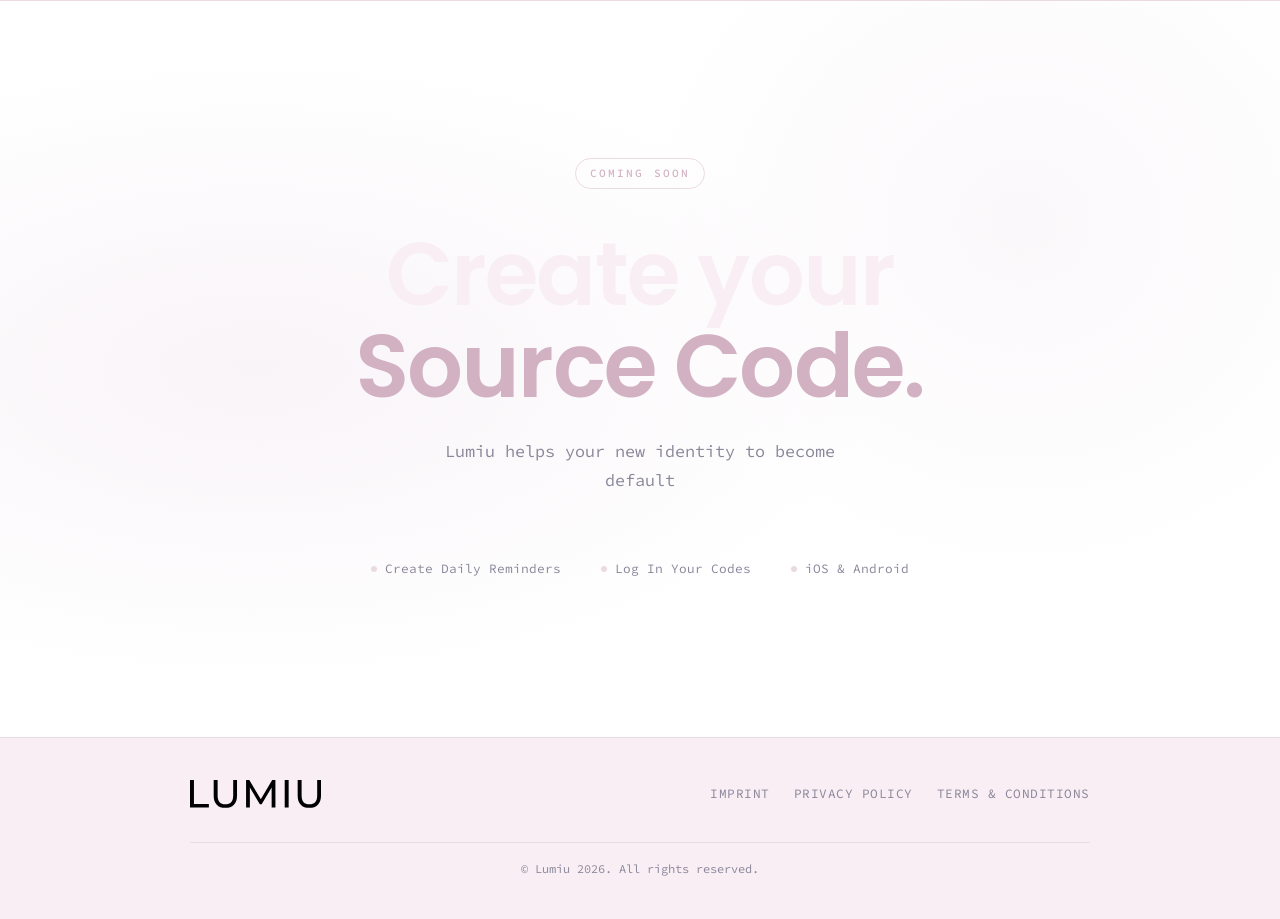
<file: index.html>
<!DOCTYPE html>
<html lang="en">
<head>
  <meta charset="UTF-8">
  <meta name="viewport" content="width=device-width, initial-scale=1.0">
  <meta name="description" content="Lumiu — Create your source code.">
  <title>Lumiu — Coming Soon</title>
  <link rel="stylesheet" href="styles.css">
  <!-- Favicon placeholder — replace with your actual favicon -->
  <!-- <link rel="icon" type="image/png" href="assets/favicon.png"> -->
</head>
<body>

  <!-- ── Header ── -->
<div id="site-header"></div>

  <!-- ── Main ── -->
  <main>
    <section class="coming-soon">
      <div class="coming-soon-inner">

        <span class="coming-soon-eyebrow">Coming soon</span>

        <h1 class="coming-soon-title">
          Create your<br><em>Source Code.</em>
        </h1>

        <p class="coming-soon-desc">
         Lumiu helps your new identity to become default
        </p>

        <!-- Notify form — wire this up to your email service when ready -->
    <!--     <form class="notify-form" onsubmit="handleNotify(event)">
          <input
            type="email"
            class="notify-input"
            placeholder="Your email address"
            aria-label="Email address for early access"
            required
          >
          <button type="submit" class="notify-btn">Notify me</button>
        </form> -->

        <div class="coming-soon-features">
          <span class="feature-pill">Create Daily Reminders</span>
          <span class="feature-pill">Log In Your Codes</span>
          <span class="feature-pill">iOS &amp; Android</span>
        </div>

      </div>
    </section>
  </main>

  <!-- ── Footer ── -->
<div id="site-footer"></div>

  <script>
      fetch('header.html')
    .then(r => r.text())
    .then(html => document.getElementById('site-header').innerHTML = html);
    
    fetch('footer.html')
    .then(r => r.text())
    .then(html => document.getElementById('site-footer').innerHTML = html);

    function handleNotify(e) {
      e.preventDefault();
      const btn = e.target.querySelector('button');
      btn.textContent = 'You\'re on the list ✓';
      btn.disabled = true;
      btn.style.background = '#3a3732';
      // TODO: connect to your email service (Mailchimp, Resend, etc.)
    }
  </script>

</body>
</html>
</file>
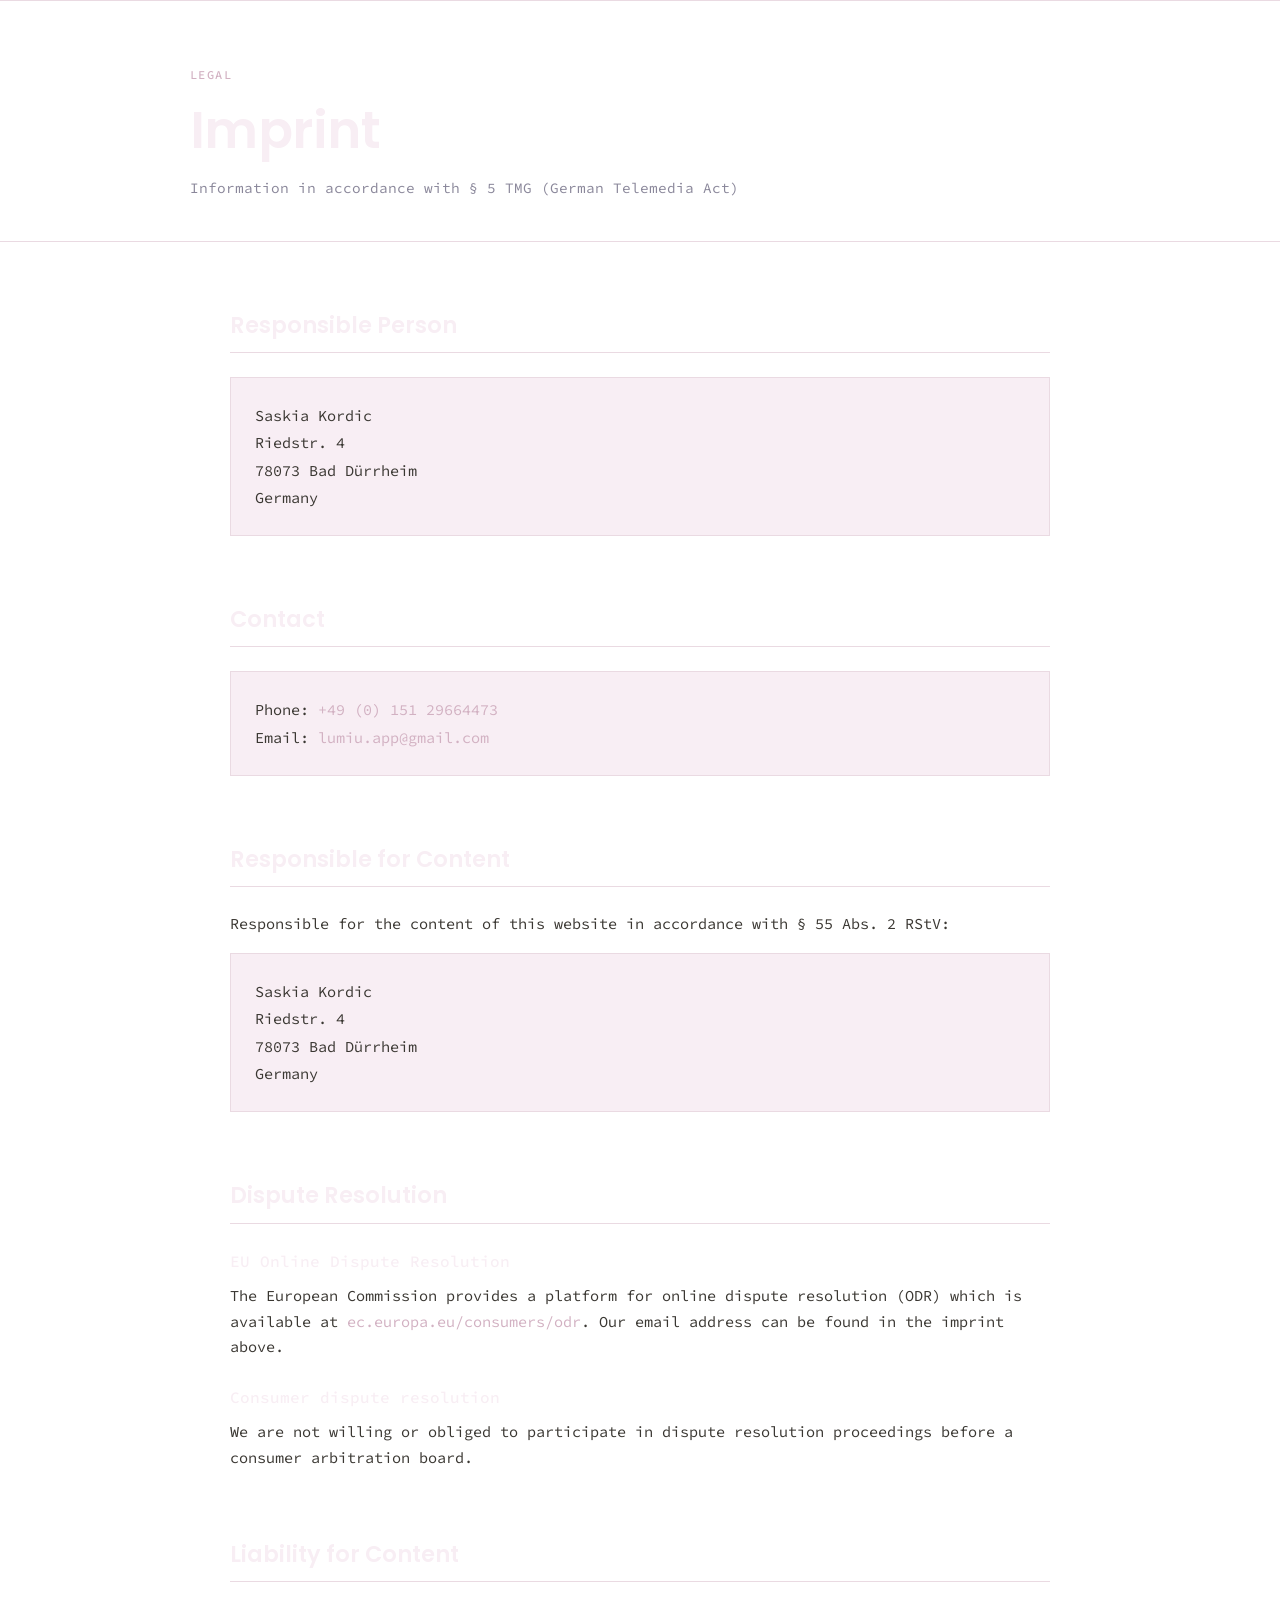
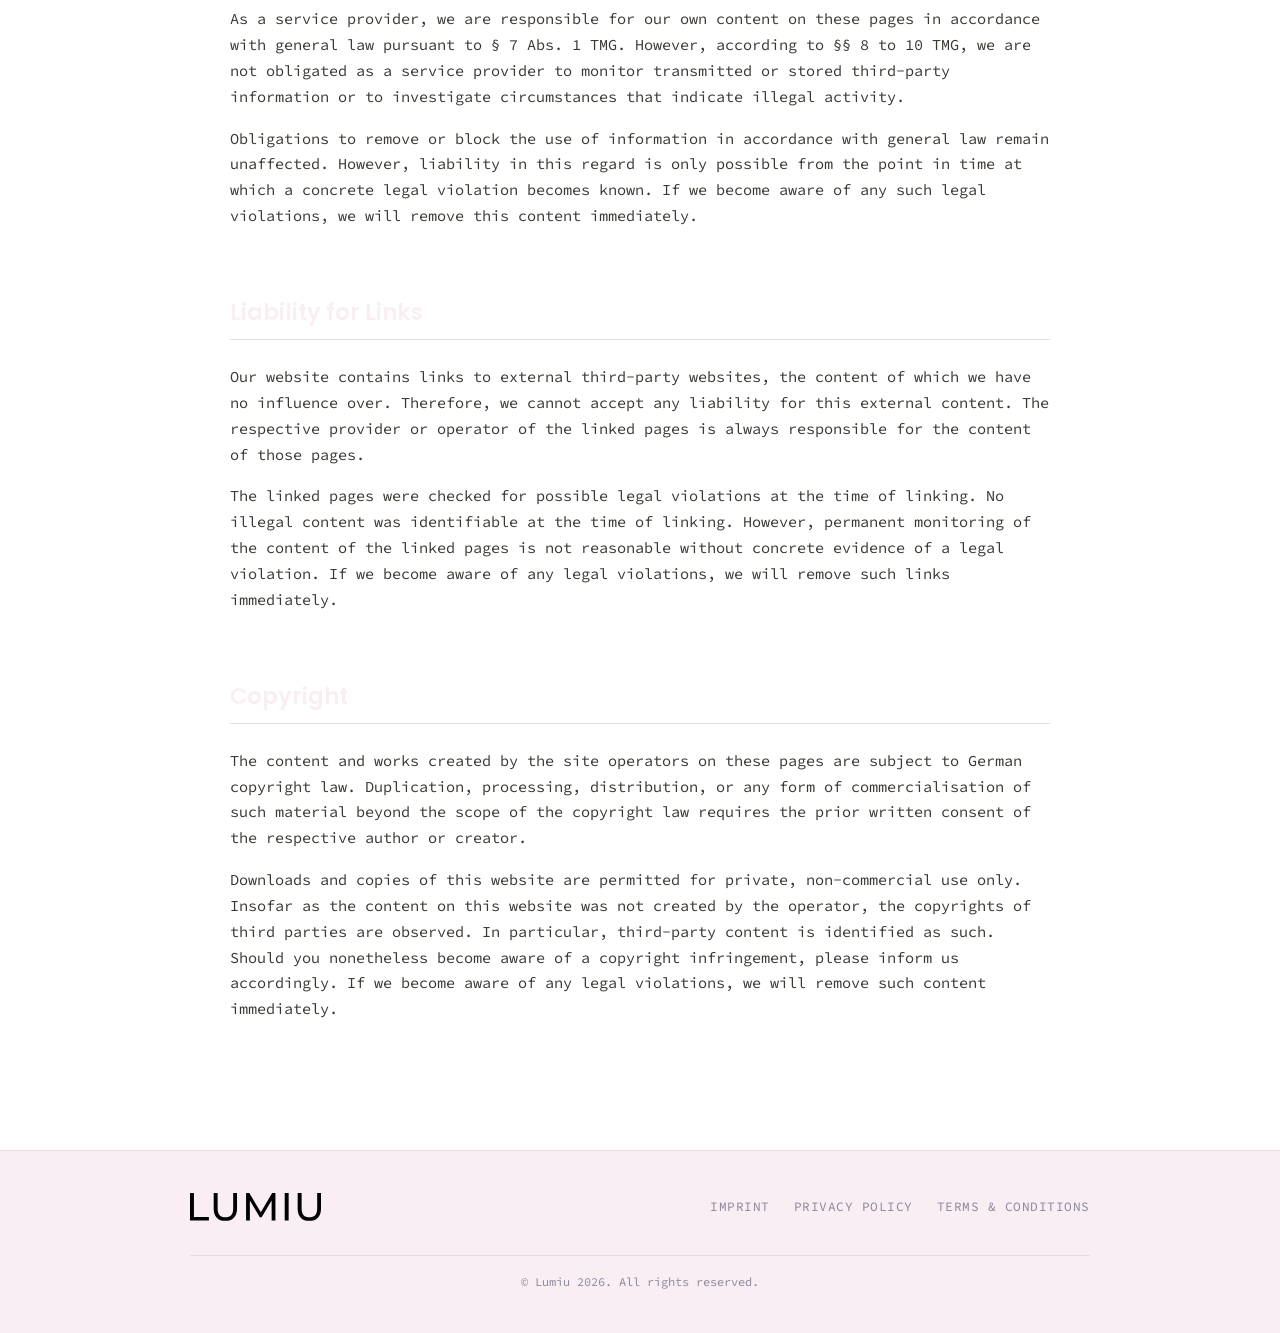
<file: imprint.html>
<!DOCTYPE html>
<html lang="en">
<head>
  <meta charset="UTF-8">
  <meta name="viewport" content="width=device-width, initial-scale=1.0">
  <meta name="description" content="Lumiu — Legal imprint and contact information.">
  <title>Imprint — Lumiu</title>
  <link rel="stylesheet" href="styles.css">
</head>
<body>

  <div id="site-header"></div>

  <main>

    <div class="page-hero">
      <div class="page-hero-inner">
        <p class="page-label">Legal</p>
        <h1 class="page-title">Imprint</h1>
        <p class="page-subtitle">Information in accordance with § 5 TMG (German Telemedia Act)</p>
      </div>
    </div>

    <div class="page-content">

      <section class="content-section">
        <h2>Responsible Person</h2>
        <div class="contact-block">
          Saskia Kordic<br>
          Riedstr. 4<br>
          78073 Bad Dürrheim<br>
          Germany
        </div>
      </section>

      <section class="content-section">
        <h2>Contact</h2>
        <div class="contact-block">
          Phone: <a href="tel:+4912344556">+49 (0) 151 29664473</a><br>
          Email: <a href="mailto:lumiu.app@gmail.com">lumiu.app@gmail.com</a>
        </div>
      </section>

      <section class="content-section">
        <h2>Responsible for Content</h2>
        <p>Responsible for the content of this website in accordance with § 55 Abs. 2 RStV:</p>
        <div class="contact-block">
          Saskia Kordic<br>
          Riedstr. 4<br>
          78073 Bad Dürrheim<br>
          Germany
        </div>
      </section>

      <section class="content-section">
        <h2>Dispute Resolution</h2>
        <h3>EU Online Dispute Resolution</h3>
        <p>
          The European Commission provides a platform for online dispute resolution (ODR) which is
          available at <a href="https://ec.europa.eu/consumers/odr" target="_blank" rel="noopener">ec.europa.eu/consumers/odr</a>.
          Our email address can be found in the imprint above.
        </p>
        <h3>Consumer dispute resolution</h3>
        <p>
          We are not willing or obliged to participate in dispute resolution proceedings before a
          consumer arbitration board.
        </p>
      </section>

      <section class="content-section">
        <h2>Liability for Content</h2>
        <p>
          As a service provider, we are responsible for our own content on these pages in accordance
          with general law pursuant to § 7 Abs. 1 TMG. However, according to §§ 8 to 10 TMG, we are
          not obligated as a service provider to monitor transmitted or stored third-party information
          or to investigate circumstances that indicate illegal activity.
        </p>
        <p>
          Obligations to remove or block the use of information in accordance with general law remain
          unaffected. However, liability in this regard is only possible from the point in time at
          which a concrete legal violation becomes known. If we become aware of any such legal
          violations, we will remove this content immediately.
        </p>
      </section>

      <section class="content-section">
        <h2>Liability for Links</h2>
        <p>
          Our website contains links to external third-party websites, the content of which we have
          no influence over. Therefore, we cannot accept any liability for this external content.
          The respective provider or operator of the linked pages is always responsible for the
          content of those pages.
        </p>
        <p>
          The linked pages were checked for possible legal violations at the time of linking. No
          illegal content was identifiable at the time of linking. However, permanent monitoring of
          the content of the linked pages is not reasonable without concrete evidence of a legal
          violation. If we become aware of any legal violations, we will remove such links immediately.
        </p>
      </section>

      <section class="content-section">
        <h2>Copyright</h2>
        <p>
          The content and works created by the site operators on these pages are subject to German
          copyright law. Duplication, processing, distribution, or any form of commercialisation of
          such material beyond the scope of the copyright law requires the prior written consent of
          the respective author or creator.
        </p>
        <p>
          Downloads and copies of this website are permitted for private, non-commercial use only.
          Insofar as the content on this website was not created by the operator, the copyrights of
          third parties are observed. In particular, third-party content is identified as such.
          Should you nonetheless become aware of a copyright infringement, please inform us
          accordingly. If we become aware of any legal violations, we will remove such content
          immediately.
        </p>
      </section>

    </div>
  </main>

  <div id="site-footer"></div>

  <script>
    fetch('header.html')
      .then(r => r.text())
      .then(html => document.getElementById('site-header').innerHTML = html);

    fetch('footer.html')
      .then(r => r.text())
      .then(html => document.getElementById('site-footer').innerHTML = html);
  </script>

</body>
</html>
</file>
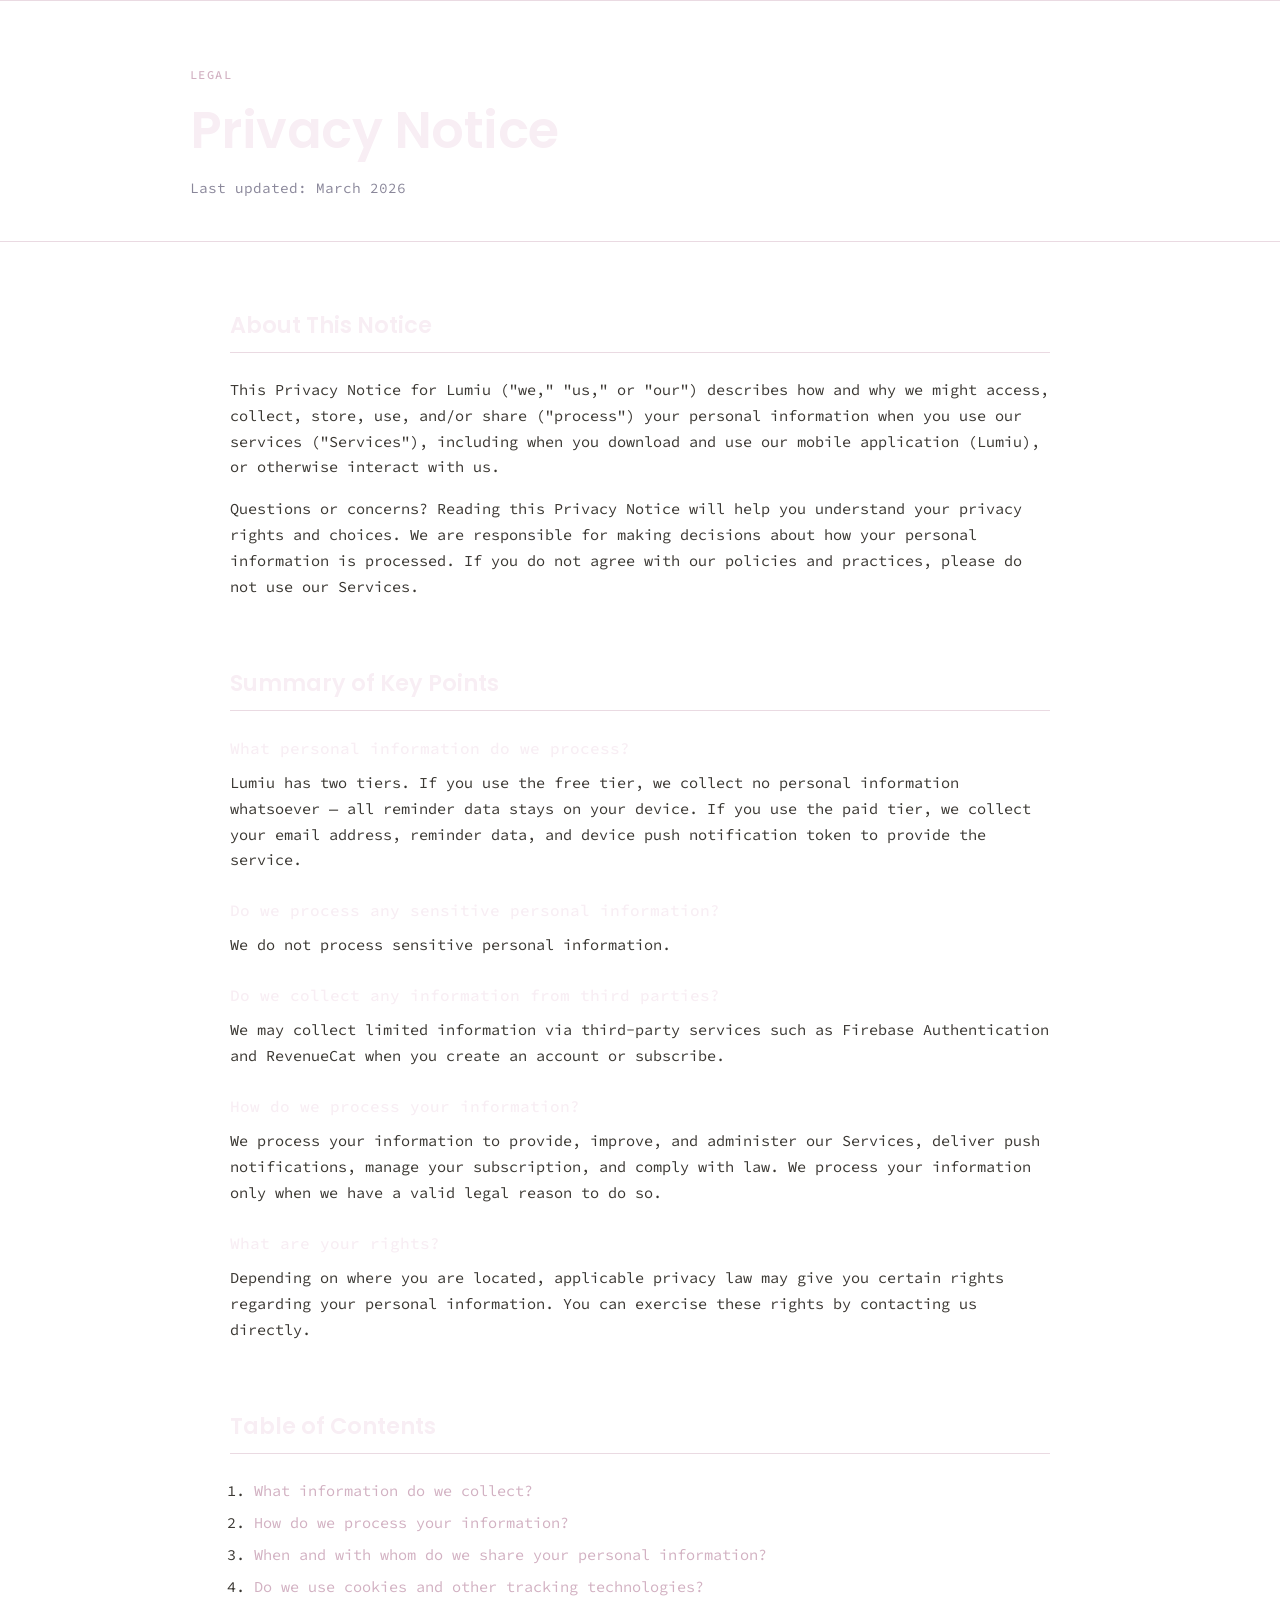
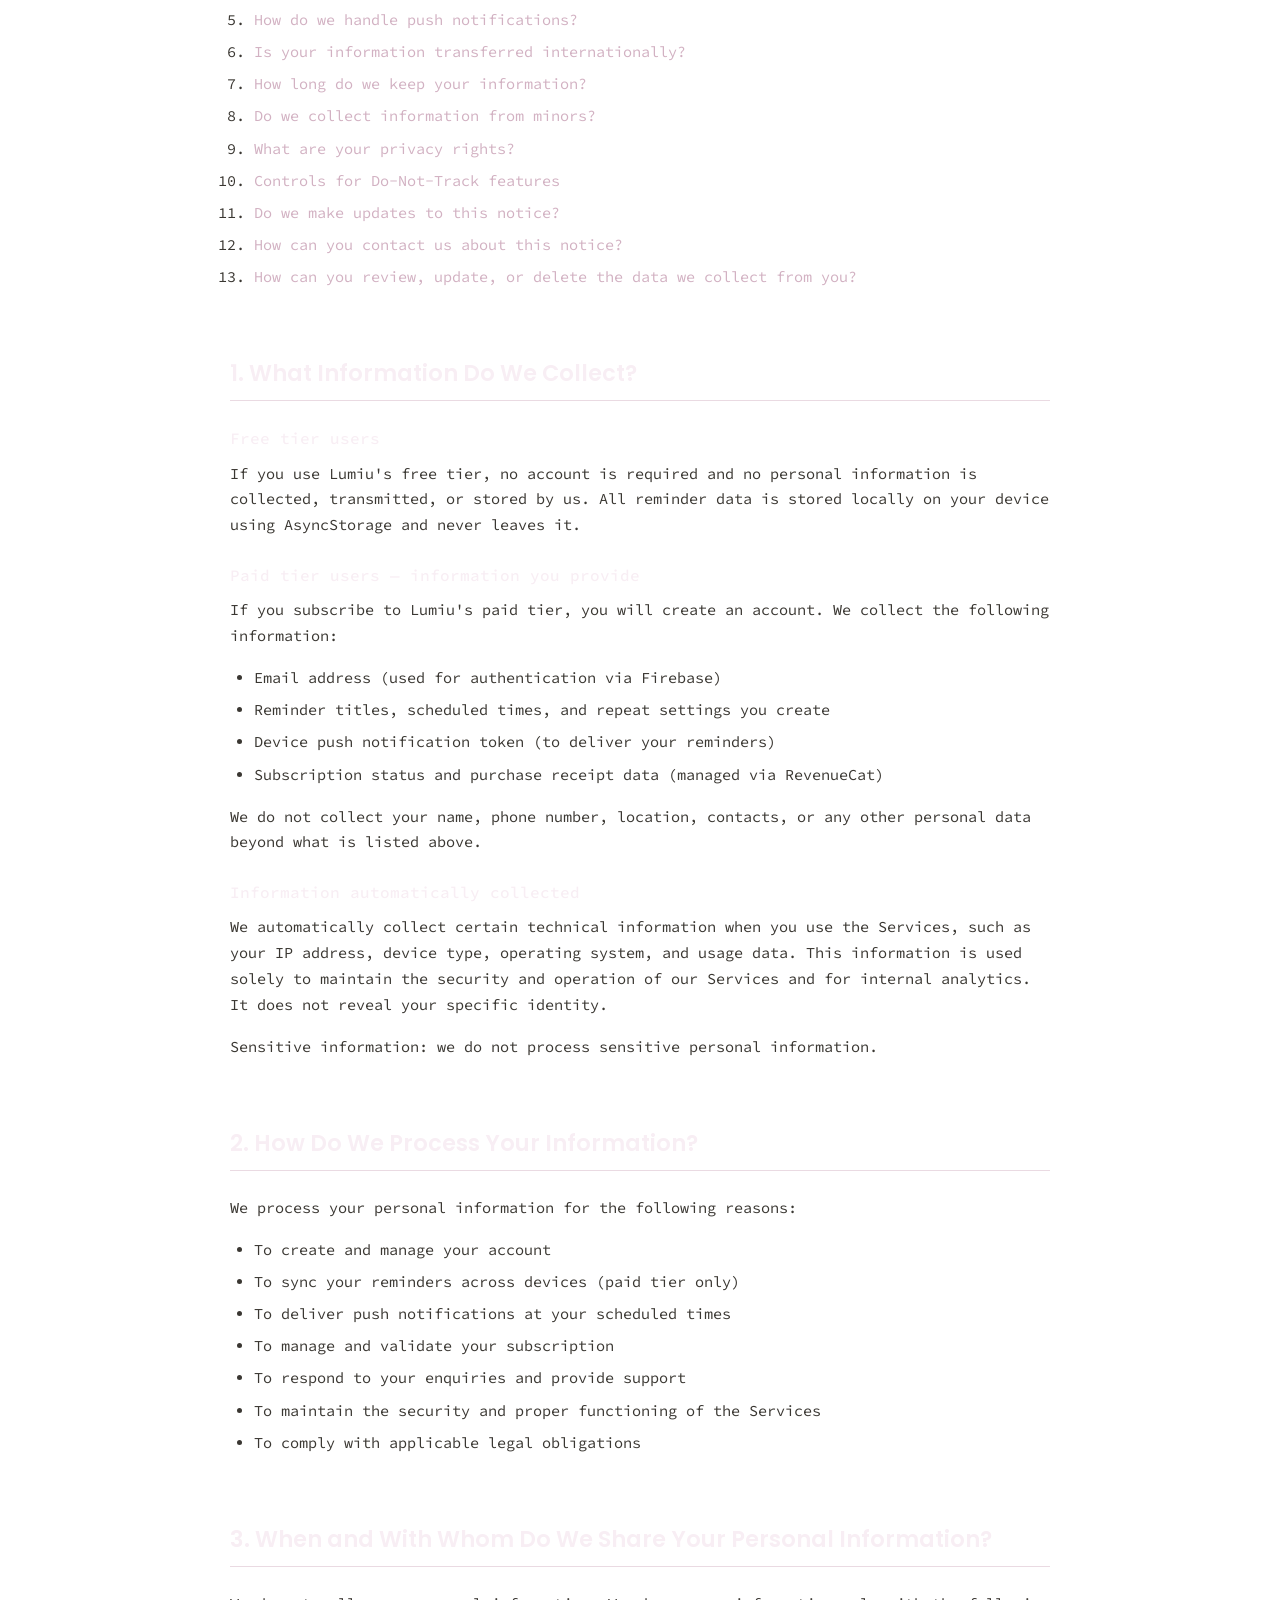
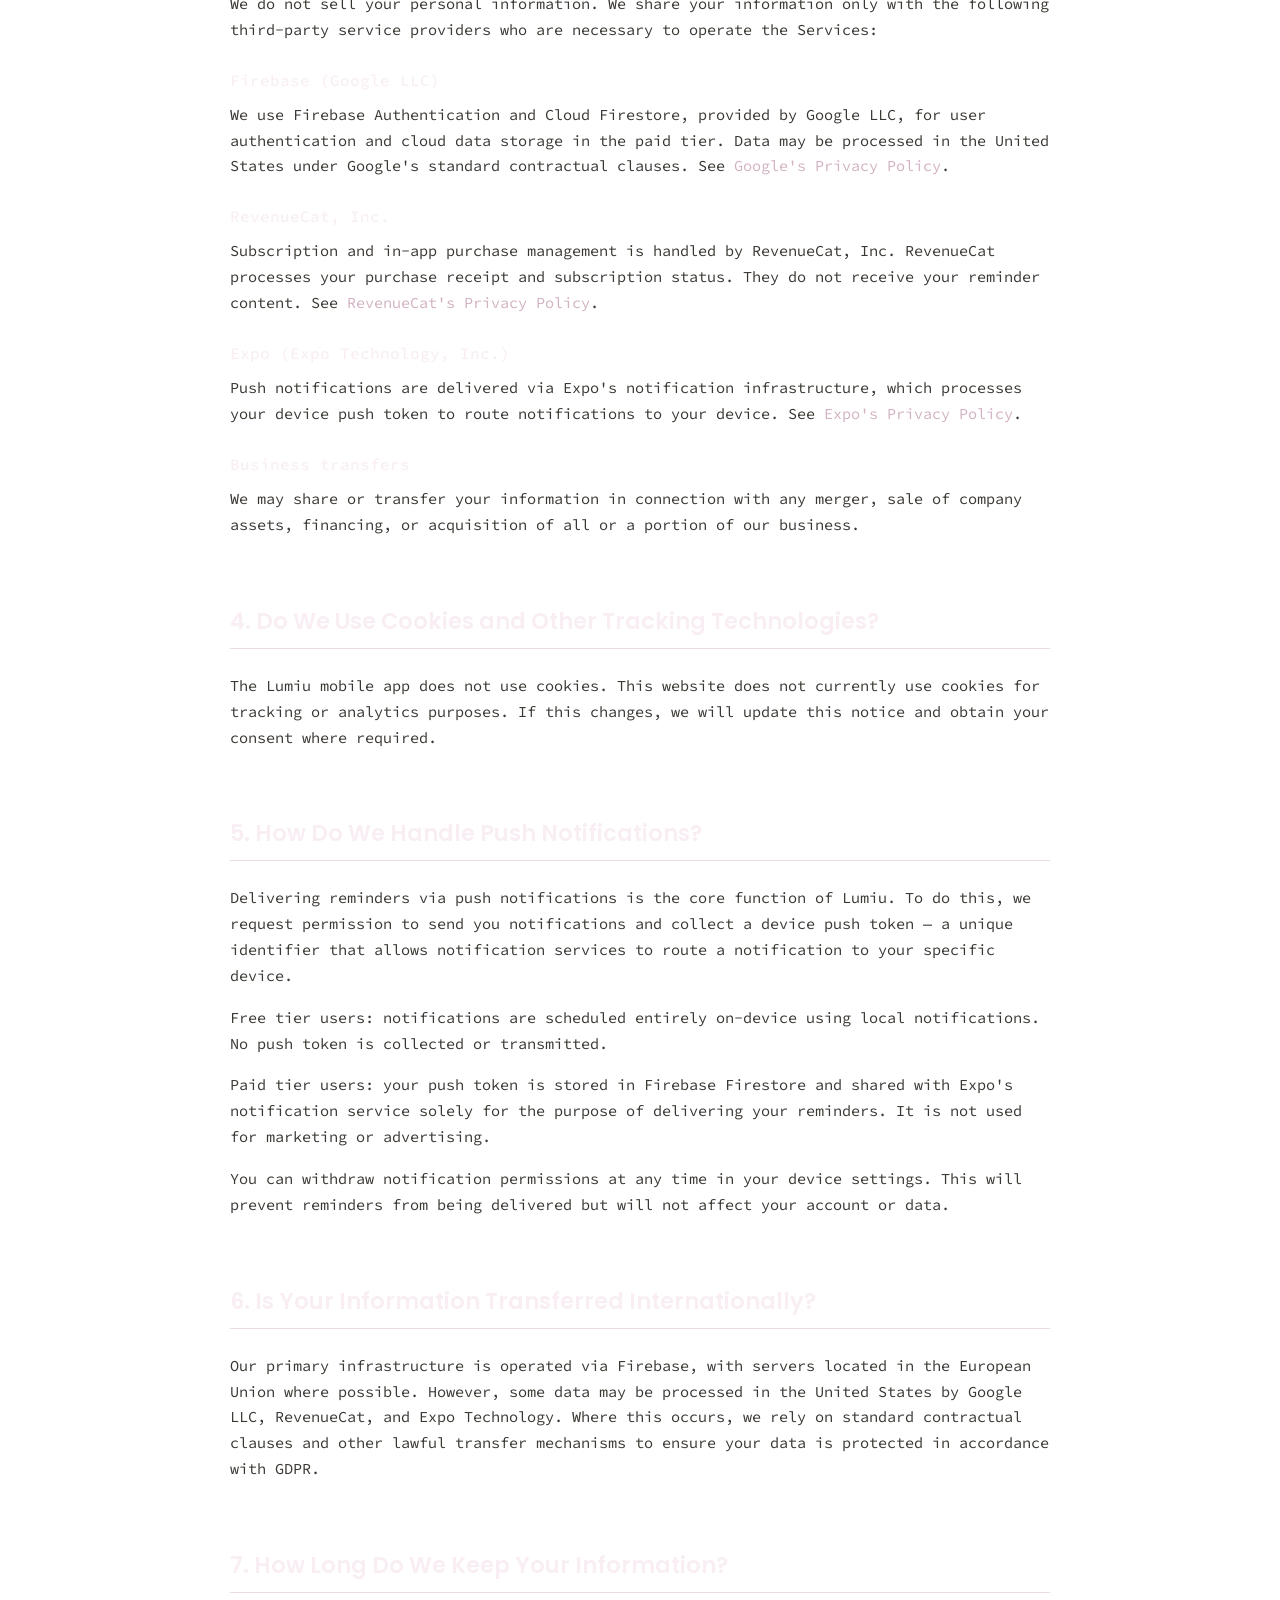
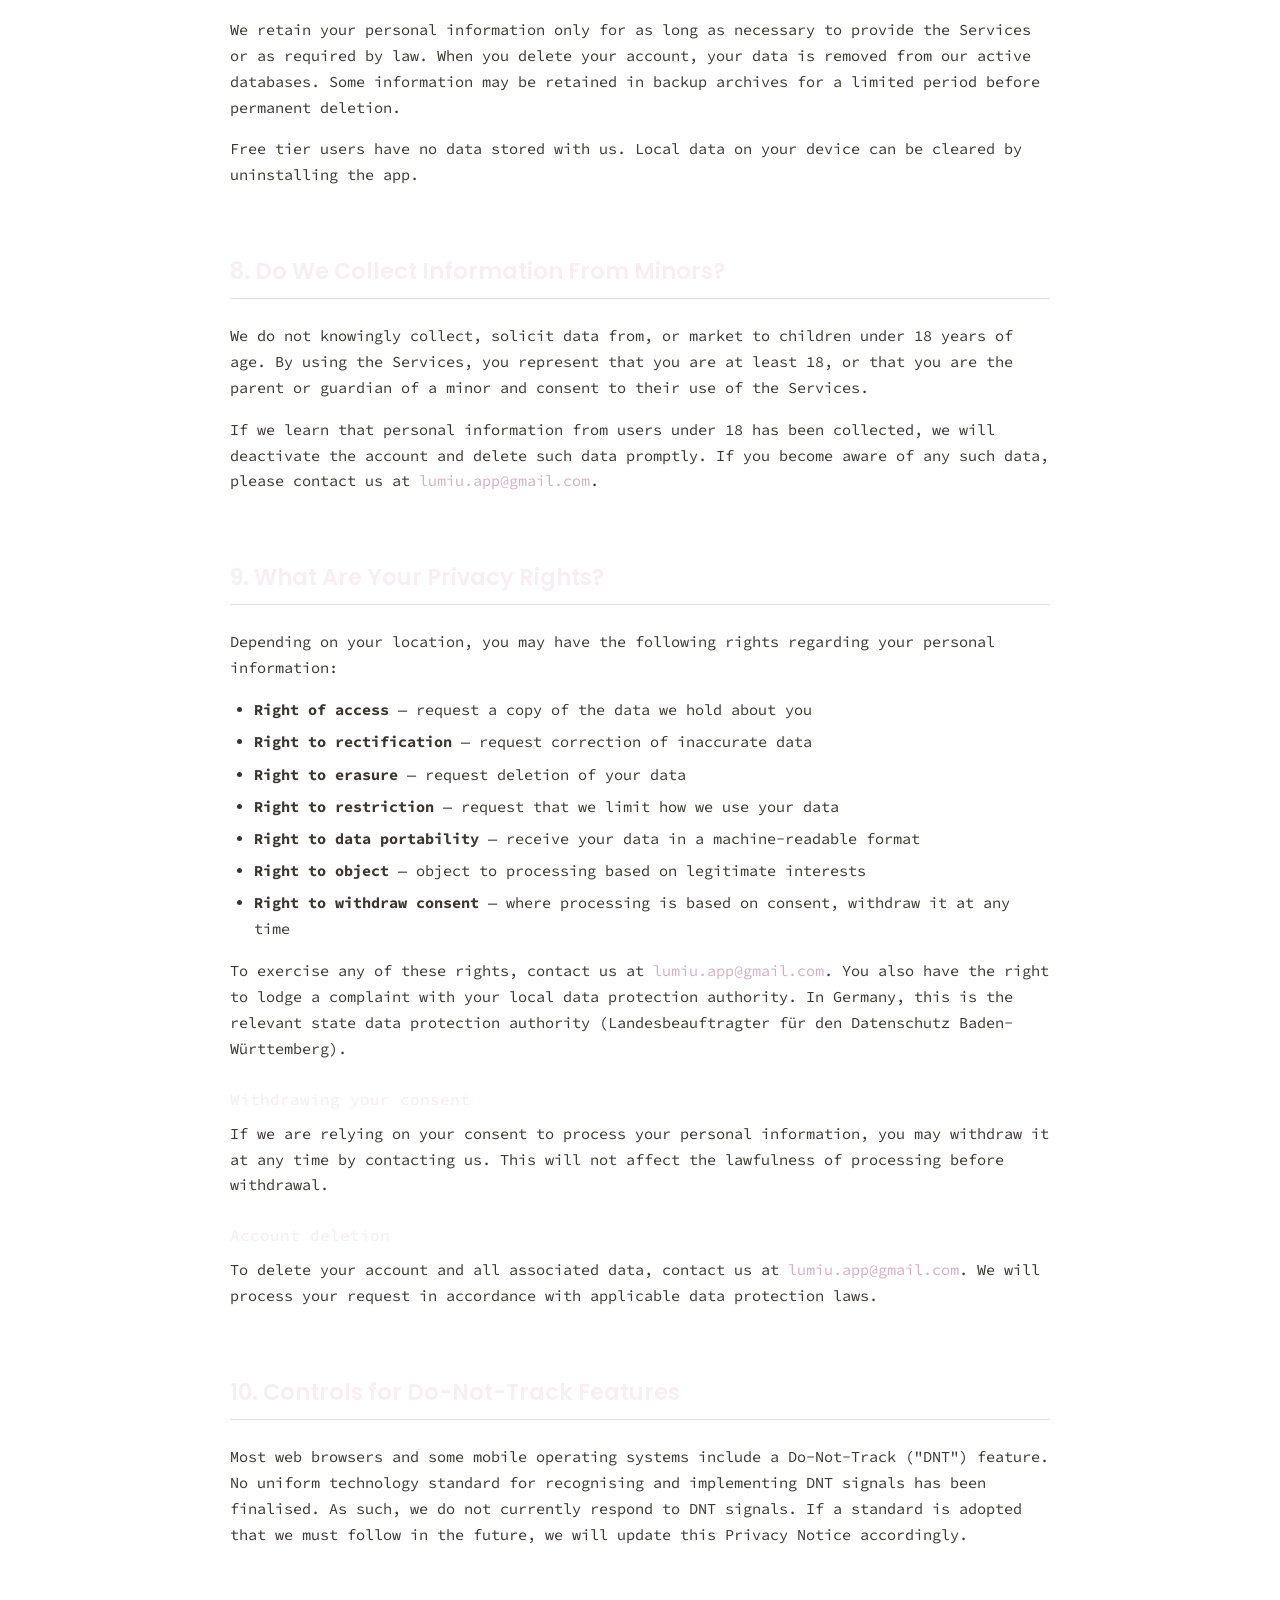
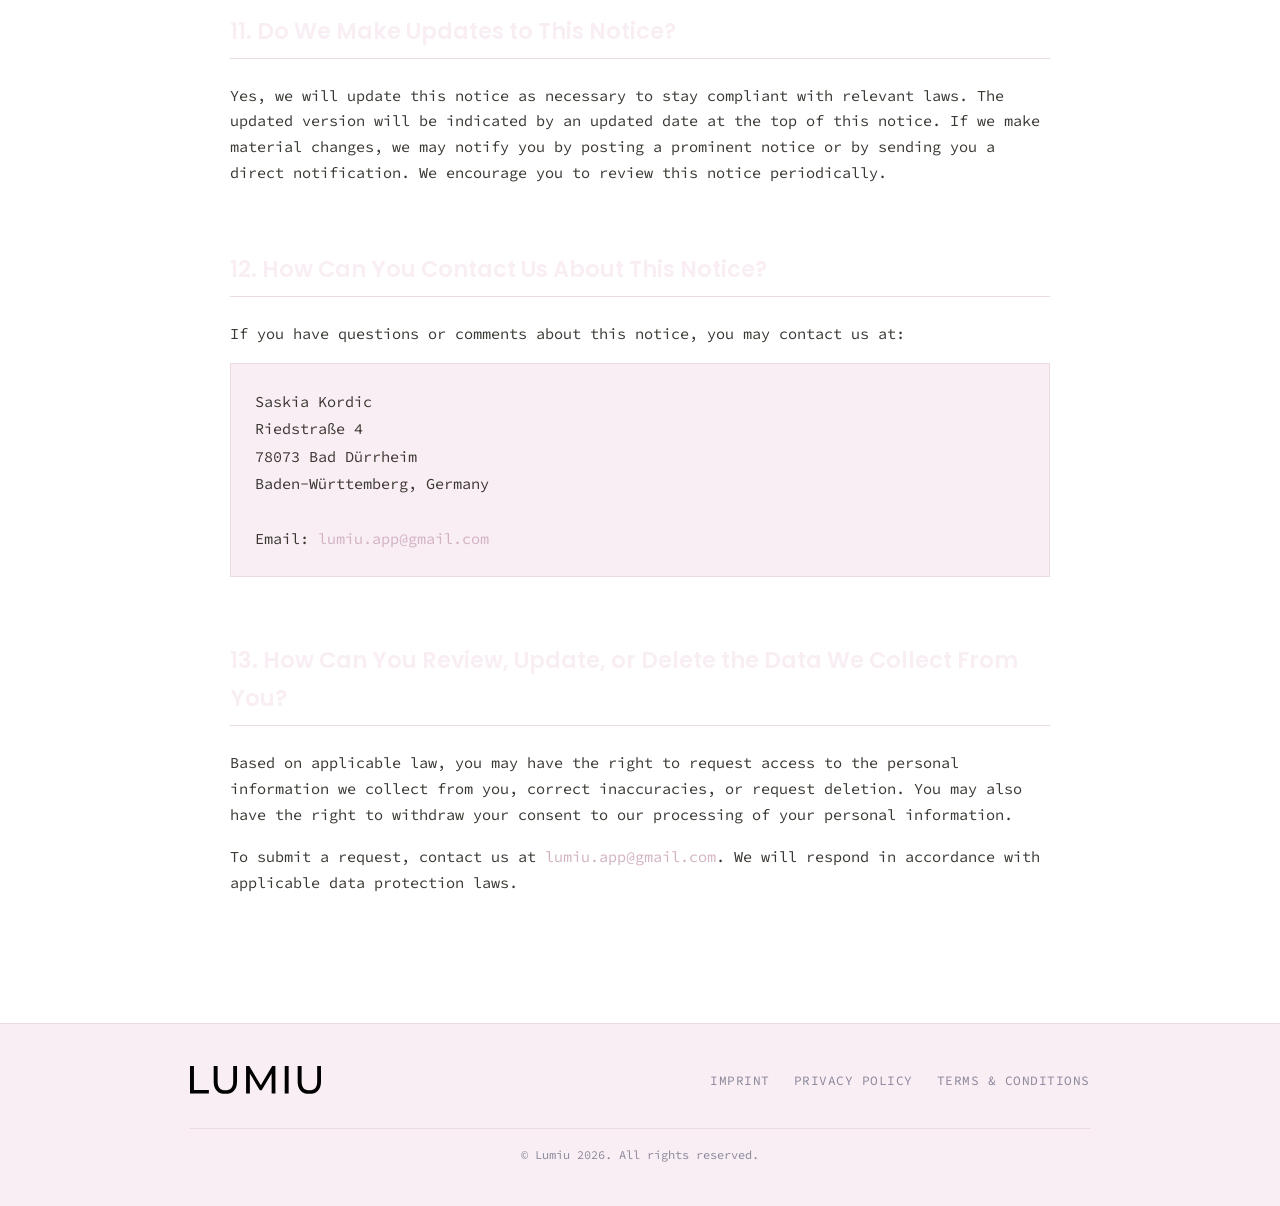
<file: privacy.html>
<!DOCTYPE html>
<html lang="en">
<head>
  <meta charset="UTF-8">
  <meta name="viewport" content="width=device-width, initial-scale=1.0">
  <meta name="description" content="Lumiu — Privacy Policy and data protection information.">
  <title>Privacy Policy — Lumiu</title>
  <link rel="stylesheet" href="styles.css">
</head>
<body>

  <div id="site-header"></div>

  <main>

    <div class="page-hero">
      <div class="page-hero-inner">
        <p class="page-label">Legal</p>
        <h1 class="page-title">Privacy Notice</h1>
        <p class="page-subtitle">Last updated: March 2026</p>
      </div>
    </div>

    <div class="page-content">

      <section class="content-section">
        <h2>About This Notice</h2>
        <p>
          This Privacy Notice for Lumiu ("we," "us," or "our") describes how and why we might
          access, collect, store, use, and/or share ("process") your personal information when
          you use our services ("Services"), including when you download and use our mobile
          application (Lumiu), or otherwise interact with us.
        </p>
        <p>
          Questions or concerns? Reading this Privacy Notice will help you understand your privacy
          rights and choices. We are responsible for making decisions about how your personal
          information is processed. If you do not agree with our policies and practices, please do
          not use our Services.
        </p>
      </section>

      <section class="content-section">
        <h2>Summary of Key Points</h2>

        <h3>What personal information do we process?</h3>
        <p>
          Lumiu has two tiers. If you use the free tier, we collect no personal information
          whatsoever — all reminder data stays on your device. If you use the paid tier, we
          collect your email address, reminder data, and device push notification token to
          provide the service.
        </p>

        <h3>Do we process any sensitive personal information?</h3>
        <p>We do not process sensitive personal information.</p>

        <h3>Do we collect any information from third parties?</h3>
        <p>
          We may collect limited information via third-party services such as Firebase
          Authentication and RevenueCat when you create an account or subscribe.
        </p>

        <h3>How do we process your information?</h3>
        <p>
          We process your information to provide, improve, and administer our Services,
          deliver push notifications, manage your subscription, and comply with law. We process
          your information only when we have a valid legal reason to do so.
        </p>

        <h3>What are your rights?</h3>
        <p>
          Depending on where you are located, applicable privacy law may give you certain rights
          regarding your personal information. You can exercise these rights by contacting us
          directly.
        </p>
      </section>

      <section class="content-section">
        <h2>Table of Contents</h2>
        <ol>
          <li><a href="#section-1">What information do we collect?</a></li>
          <li><a href="#section-2">How do we process your information?</a></li>
          <li><a href="#section-3">When and with whom do we share your personal information?</a></li>
          <li><a href="#section-4">Do we use cookies and other tracking technologies?</a></li>
          <li><a href="#section-5">How do we handle push notifications?</a></li>
          <li><a href="#section-6">Is your information transferred internationally?</a></li>
          <li><a href="#section-7">How long do we keep your information?</a></li>
          <li><a href="#section-8">Do we collect information from minors?</a></li>
          <li><a href="#section-9">What are your privacy rights?</a></li>
          <li><a href="#section-10">Controls for Do-Not-Track features</a></li>
          <li><a href="#section-11">Do we make updates to this notice?</a></li>
          <li><a href="#section-12">How can you contact us about this notice?</a></li>
          <li><a href="#section-13">How can you review, update, or delete the data we collect from you?</a></li>
        </ol>
      </section>

      <section class="content-section" id="section-1">
        <h2>1. What Information Do We Collect?</h2>

        <h3>Free tier users</h3>
        <p>
          If you use Lumiu's free tier, no account is required and no personal information is
          collected, transmitted, or stored by us. All reminder data is stored locally on your
          device using AsyncStorage and never leaves it.
        </p>

        <h3>Paid tier users — information you provide</h3>
        <p>
          If you subscribe to Lumiu's paid tier, you will create an account. We collect the
          following information:
        </p>
        <ul>
          <li>Email address (used for authentication via Firebase)</li>
          <li>Reminder titles, scheduled times, and repeat settings you create</li>
          <li>Device push notification token (to deliver your reminders)</li>
          <li>Subscription status and purchase receipt data (managed via RevenueCat)</li>
        </ul>
        <p>
          We do not collect your name, phone number, location, contacts, or any other personal
          data beyond what is listed above.
        </p>

        <h3>Information automatically collected</h3>
        <p>
          We automatically collect certain technical information when you use the Services, such
          as your IP address, device type, operating system, and usage data. This information is
          used solely to maintain the security and operation of our Services and for internal
          analytics. It does not reveal your specific identity.
        </p>

        <p>Sensitive information: we do not process sensitive personal information.</p>
      </section>

      <section class="content-section" id="section-2">
        <h2>2. How Do We Process Your Information?</h2>
        <p>We process your personal information for the following reasons:</p>
        <ul>
          <li>To create and manage your account</li>
          <li>To sync your reminders across devices (paid tier only)</li>
          <li>To deliver push notifications at your scheduled times</li>
          <li>To manage and validate your subscription</li>
          <li>To respond to your enquiries and provide support</li>
          <li>To maintain the security and proper functioning of the Services</li>
          <li>To comply with applicable legal obligations</li>
        </ul>
      </section>

      <section class="content-section" id="section-3">
        <h2>3. When and With Whom Do We Share Your Personal Information?</h2>
        <p>
          We do not sell your personal information. We share your information only with the
          following third-party service providers who are necessary to operate the Services:
        </p>

        <h3>Firebase (Google LLC)</h3>
        <p>
          We use Firebase Authentication and Cloud Firestore, provided by Google LLC, for user
          authentication and cloud data storage in the paid tier. Data may be processed in the
          United States under Google's standard contractual clauses.
          See <a href="https://policies.google.com/privacy" target="_blank" rel="noopener">Google's Privacy Policy</a>.
        </p>

        <h3>RevenueCat, Inc.</h3>
        <p>
          Subscription and in-app purchase management is handled by RevenueCat, Inc. RevenueCat
          processes your purchase receipt and subscription status. They do not receive your
          reminder content.
          See <a href="https://www.revenuecat.com/privacy" target="_blank" rel="noopener">RevenueCat's Privacy Policy</a>.
        </p>

        <h3>Expo (Expo Technology, Inc.)</h3>
        <p>
          Push notifications are delivered via Expo's notification infrastructure, which processes
          your device push token to route notifications to your device.
          See <a href="https://expo.dev/privacy" target="_blank" rel="noopener">Expo's Privacy Policy</a>.
        </p>

        <h3>Business transfers</h3>
        <p>
          We may share or transfer your information in connection with any merger, sale of company
          assets, financing, or acquisition of all or a portion of our business.
        </p>
      </section>

      <section class="content-section" id="section-4">
        <h2>4. Do We Use Cookies and Other Tracking Technologies?</h2>
        <p>
          The Lumiu mobile app does not use cookies. This website does not currently use cookies
          for tracking or analytics purposes. If this changes, we will update this notice and
          obtain your consent where required.
        </p>
      </section>

      <section class="content-section" id="section-5">
        <h2>5. How Do We Handle Push Notifications?</h2>
        <p>
          Delivering reminders via push notifications is the core function of Lumiu. To do this,
          we request permission to send you notifications and collect a device push token — a
          unique identifier that allows notification services to route a notification to your
          specific device.
        </p>
        <p>
          Free tier users: notifications are scheduled entirely on-device using local
          notifications. No push token is collected or transmitted.
        </p>
        <p>
          Paid tier users: your push token is stored in Firebase Firestore and shared with Expo's
          notification service solely for the purpose of delivering your reminders. It is not
          used for marketing or advertising.
        </p>
        <p>
          You can withdraw notification permissions at any time in your device settings. This will
          prevent reminders from being delivered but will not affect your account or data.
        </p>
      </section>

      <section class="content-section" id="section-6">
        <h2>6. Is Your Information Transferred Internationally?</h2>
        <p>
          Our primary infrastructure is operated via Firebase, with servers located in the
          European Union where possible. However, some data may be processed in the United States
          by Google LLC, RevenueCat, and Expo Technology. Where this occurs, we rely on standard
          contractual clauses and other lawful transfer mechanisms to ensure your data is
          protected in accordance with GDPR.
        </p>
      </section>

      <section class="content-section" id="section-7">
        <h2>7. How Long Do We Keep Your Information?</h2>
        <p>
          We retain your personal information only for as long as necessary to provide the
          Services or as required by law. When you delete your account, your data is removed
          from our active databases. Some information may be retained in backup archives for a
          limited period before permanent deletion.
        </p>
        <p>
          Free tier users have no data stored with us. Local data on your device can be cleared
          by uninstalling the app.
        </p>
      </section>

      <section class="content-section" id="section-8">
        <h2>8. Do We Collect Information From Minors?</h2>
        <p>
          We do not knowingly collect, solicit data from, or market to children under 18 years of
          age. By using the Services, you represent that you are at least 18, or that you are the
          parent or guardian of a minor and consent to their use of the Services.
        </p>
        <p>
          If we learn that personal information from users under 18 has been collected, we will
          deactivate the account and delete such data promptly. If you become aware of any such
          data, please contact us at
          <a href="mailto:lumiu.app@gmail.com">lumiu.app@gmail.com</a>.
        </p>
      </section>

      <section class="content-section" id="section-9">
        <h2>9. What Are Your Privacy Rights?</h2>
        <p>
          Depending on your location, you may have the following rights regarding your personal
          information:
        </p>
        <ul>
          <li><strong>Right of access</strong> — request a copy of the data we hold about you</li>
          <li><strong>Right to rectification</strong> — request correction of inaccurate data</li>
          <li><strong>Right to erasure</strong> — request deletion of your data</li>
          <li><strong>Right to restriction</strong> — request that we limit how we use your data</li>
          <li><strong>Right to data portability</strong> — receive your data in a machine-readable format</li>
          <li><strong>Right to object</strong> — object to processing based on legitimate interests</li>
          <li><strong>Right to withdraw consent</strong> — where processing is based on consent, withdraw it at any time</li>
        </ul>
        <p>
          To exercise any of these rights, contact us at
          <a href="mailto:lumiu.app@gmail.com">lumiu.app@gmail.com</a>.
          You also have the right to lodge a complaint with your local data protection authority.
          In Germany, this is the relevant state data protection authority
          (Landesbeauftragter für den Datenschutz Baden-Württemberg).
        </p>

        <h3>Withdrawing your consent</h3>
        <p>
          If we are relying on your consent to process your personal information, you may withdraw
          it at any time by contacting us. This will not affect the lawfulness of processing
          before withdrawal.
        </p>

        <h3>Account deletion</h3>
        <p>
          To delete your account and all associated data, contact us at
          <a href="mailto:lumiu.app@gmail.com">lumiu.app@gmail.com</a>.
          We will process your request in accordance with applicable data protection laws.
        </p>
      </section>

      <section class="content-section" id="section-10">
        <h2>10. Controls for Do-Not-Track Features</h2>
        <p>
          Most web browsers and some mobile operating systems include a Do-Not-Track ("DNT")
          feature. No uniform technology standard for recognising and implementing DNT signals
          has been finalised. As such, we do not currently respond to DNT signals. If a standard
          is adopted that we must follow in the future, we will update this Privacy Notice
          accordingly.
        </p>
      </section>

      <section class="content-section" id="section-11">
        <h2>11. Do We Make Updates to This Notice?</h2>
        <p>
          Yes, we will update this notice as necessary to stay compliant with relevant laws. The
          updated version will be indicated by an updated date at the top of this notice. If we
          make material changes, we may notify you by posting a prominent notice or by sending
          you a direct notification. We encourage you to review this notice periodically.
        </p>
      </section>

      <section class="content-section" id="section-12">
        <h2>12. How Can You Contact Us About This Notice?</h2>
        <p>If you have questions or comments about this notice, you may contact us at:</p>
        <div class="contact-block">
          Saskia Kordic<br>
          Riedstraße 4<br>
          78073 Bad Dürrheim<br>
          Baden-Württemberg, Germany<br><br>
          Email: <a href="mailto:lumiu.app@gmail.com">lumiu.app@gmail.com</a>
        </div>
      </section>

      <section class="content-section" id="section-13">
        <h2>13. How Can You Review, Update, or Delete the Data We Collect From You?</h2>
        <p>
          Based on applicable law, you may have the right to request access to the personal
          information we collect from you, correct inaccuracies, or request deletion. You may
          also have the right to withdraw your consent to our processing of your personal
          information.
        </p>
        <p>
          To submit a request, contact us at
          <a href="mailto:lumiu.app@gmail.com">lumiu.app@gmail.com</a>.
          We will respond in accordance with applicable data protection laws.
        </p>
      </section>

    </div>
  </main>

  <div id="site-footer"></div>

  <script>
    fetch('header.html')
      .then(r => r.text())
      .then(html => document.getElementById('site-header').innerHTML = html);

    fetch('footer.html')
      .then(r => r.text())
      .then(html => document.getElementById('site-footer').innerHTML = html);
  </script>

</body>
</html>
</file>
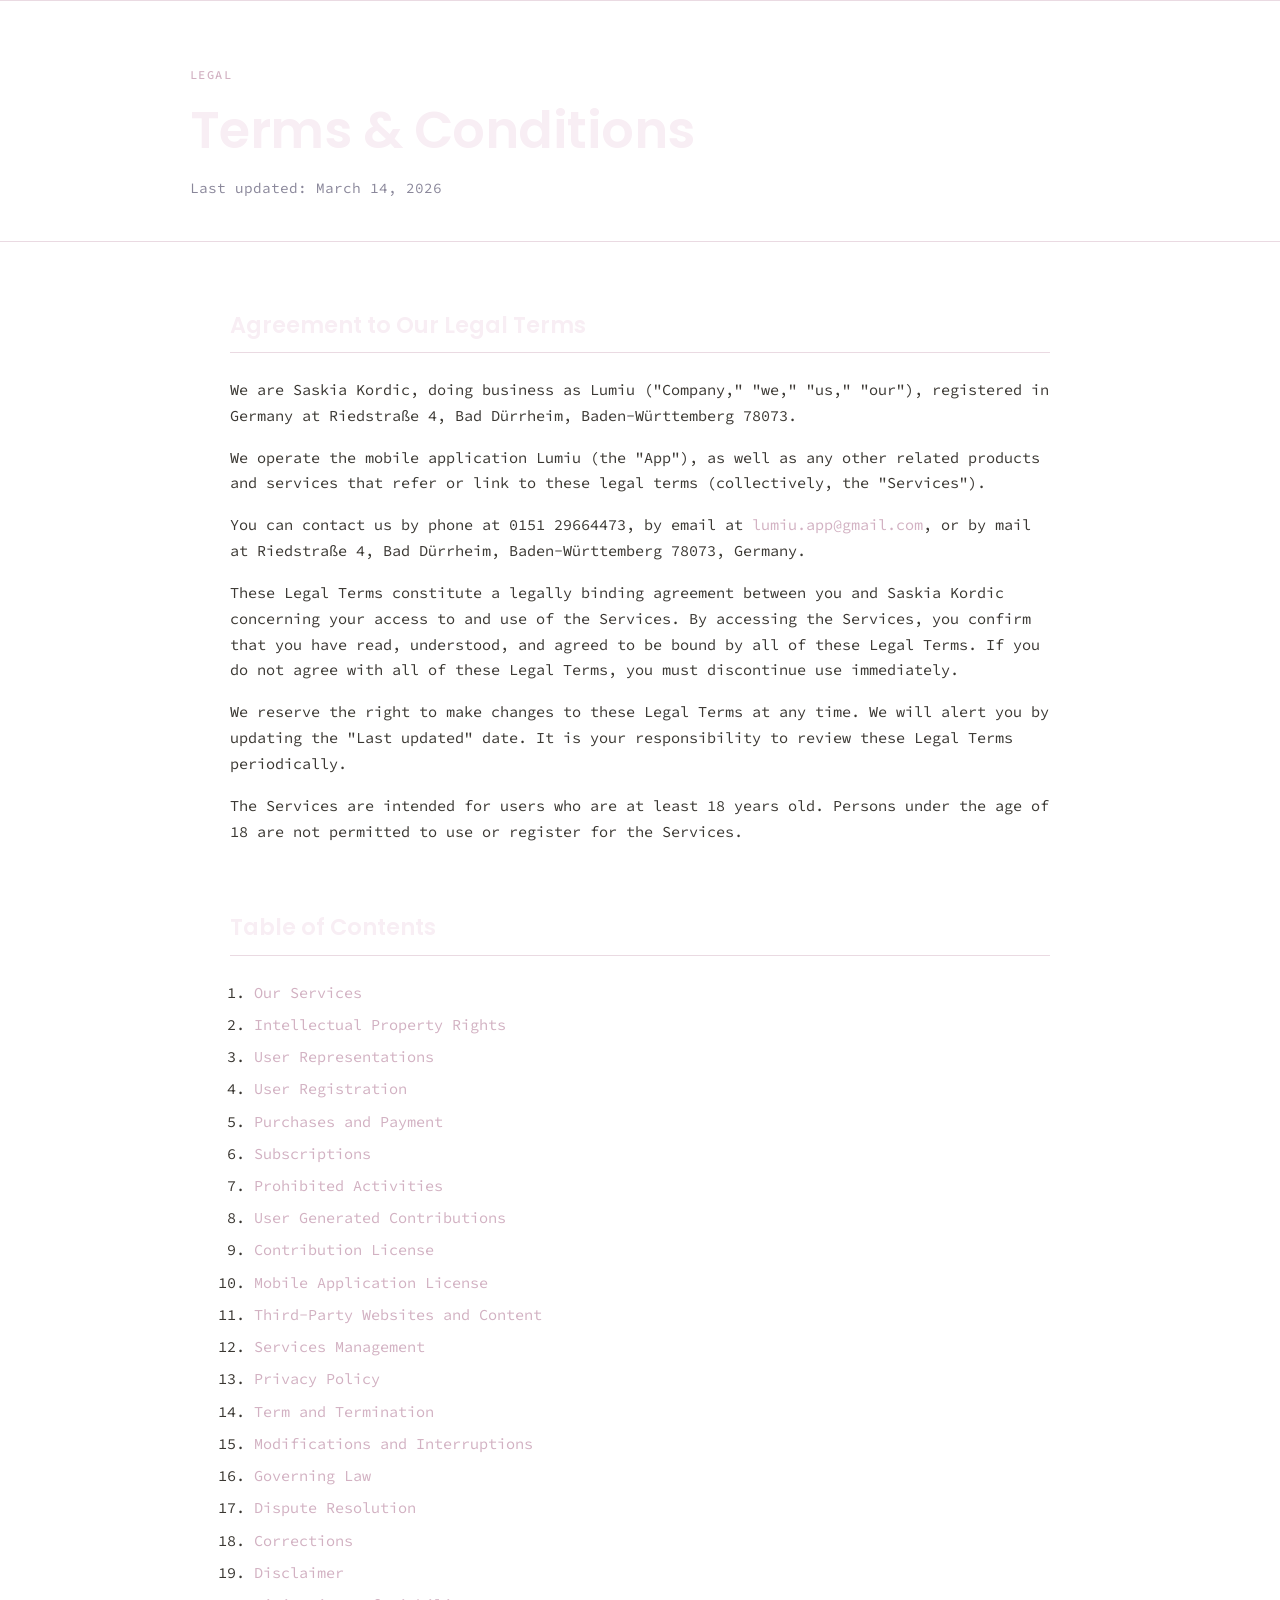
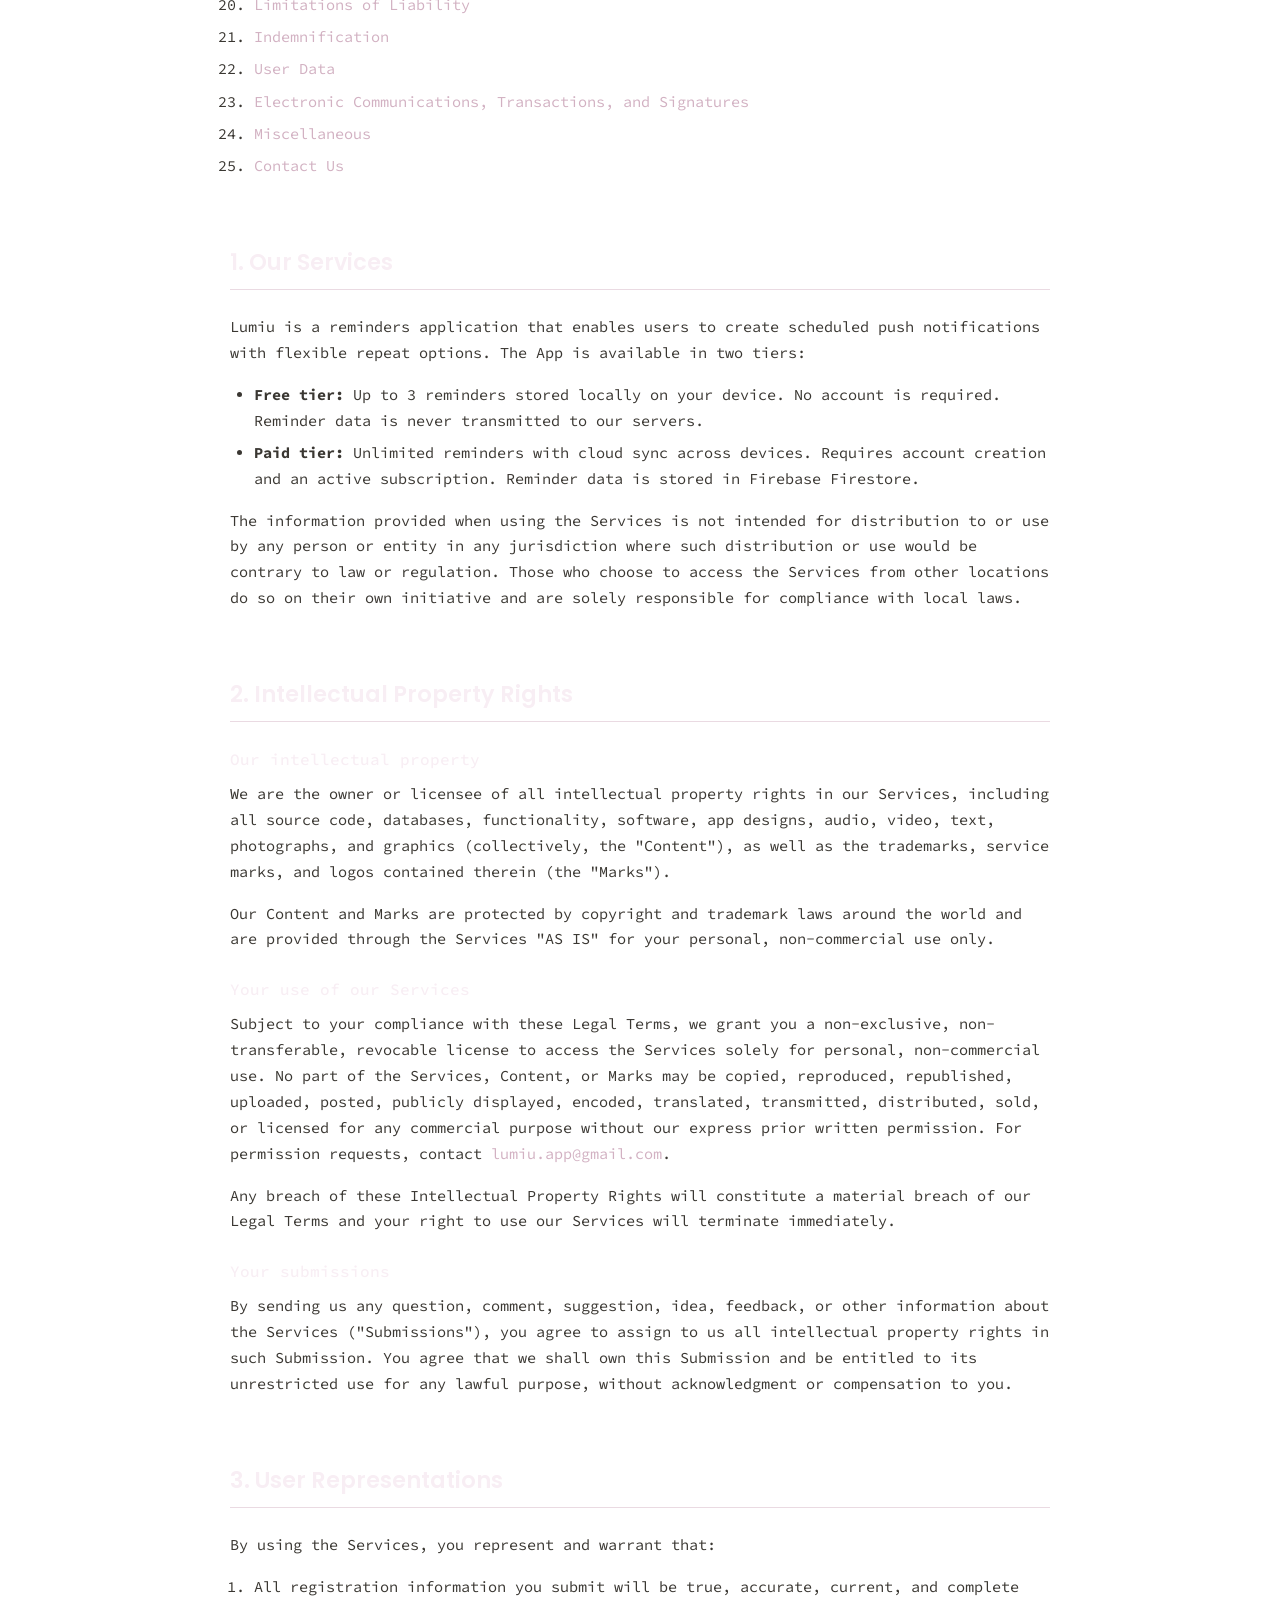
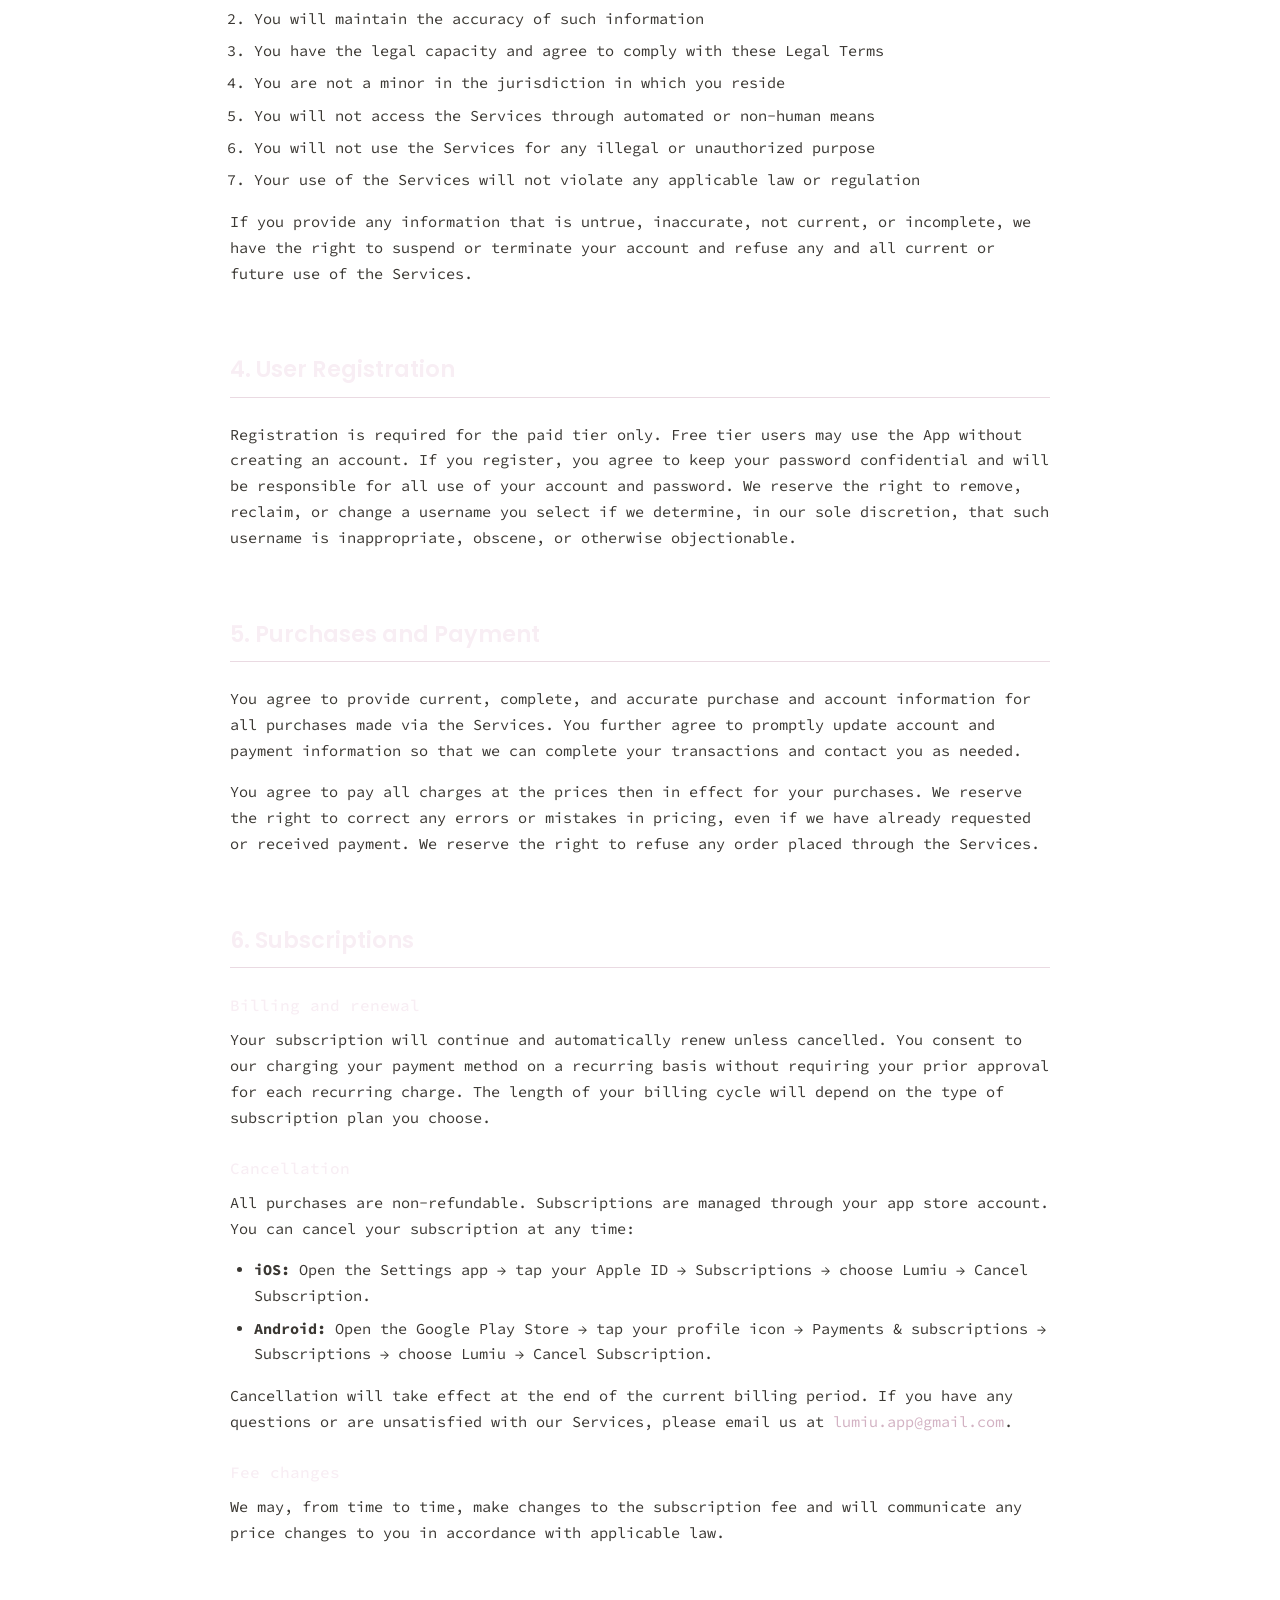
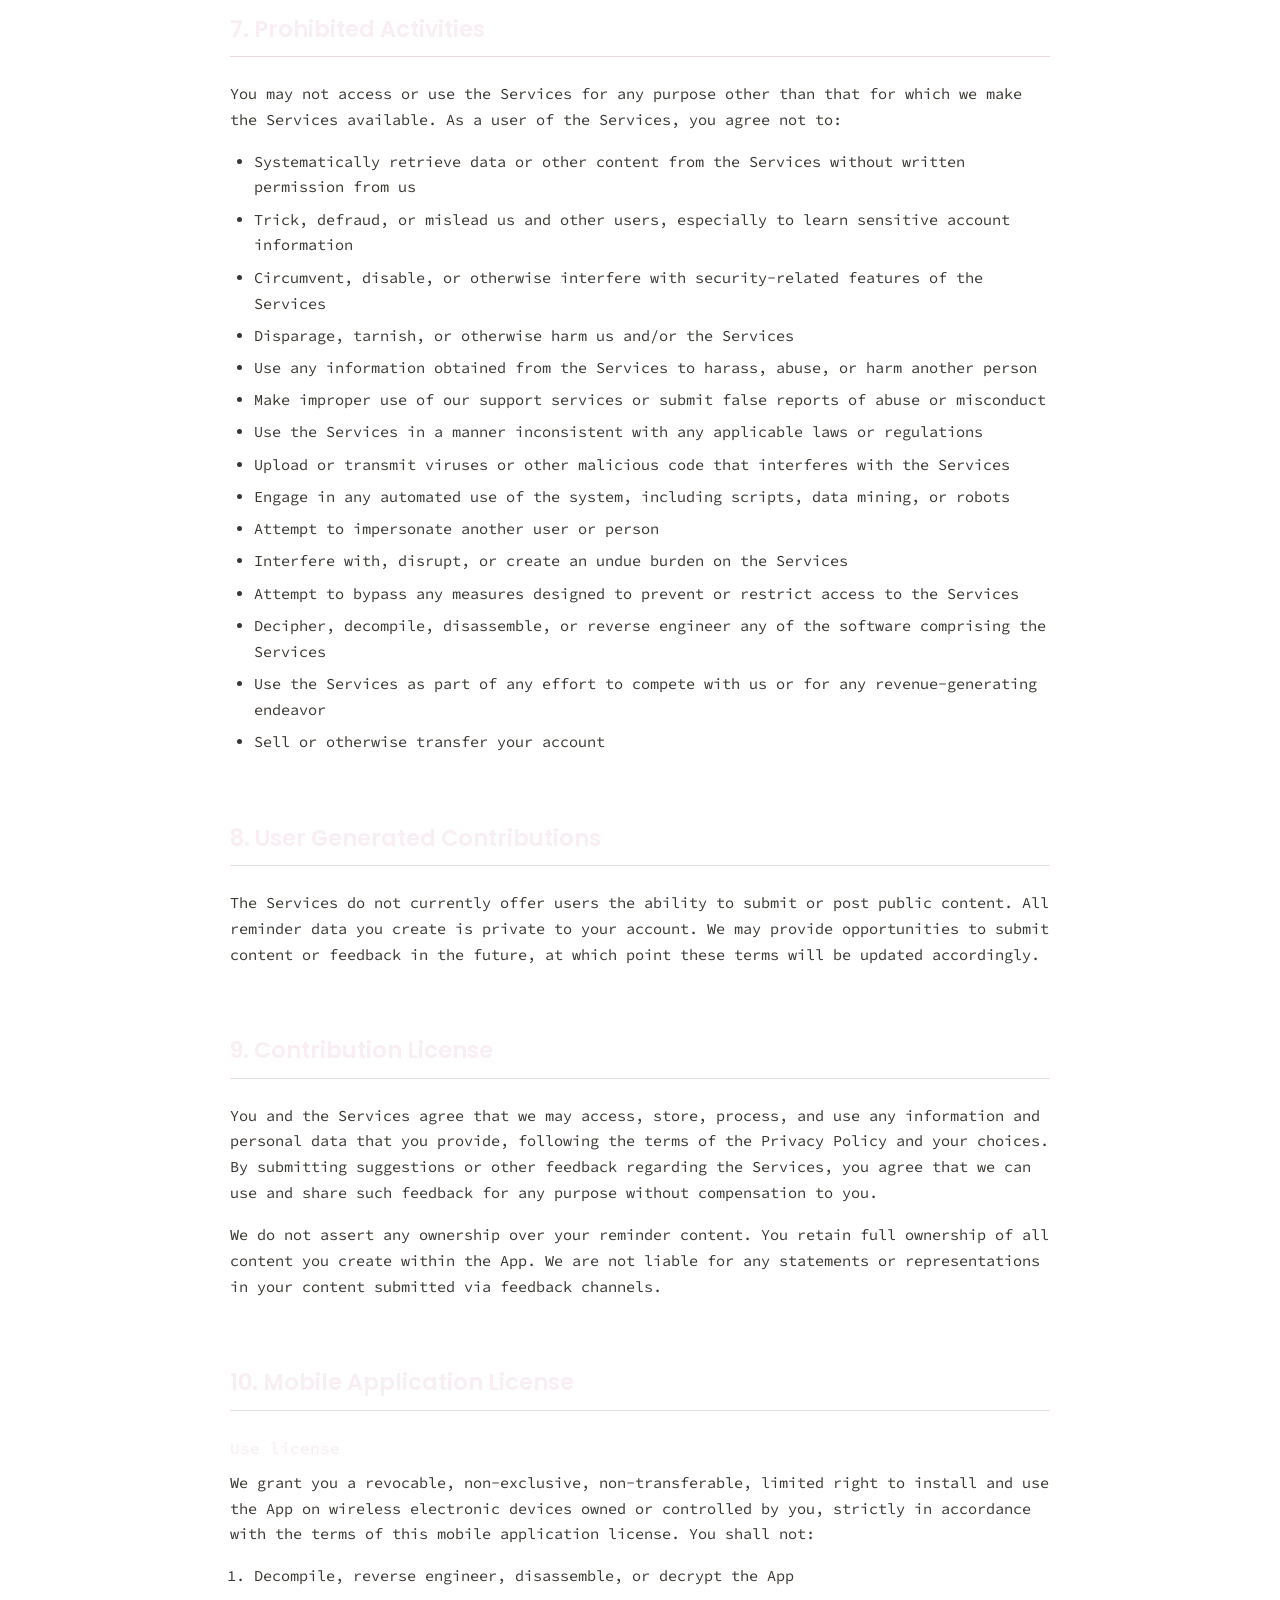
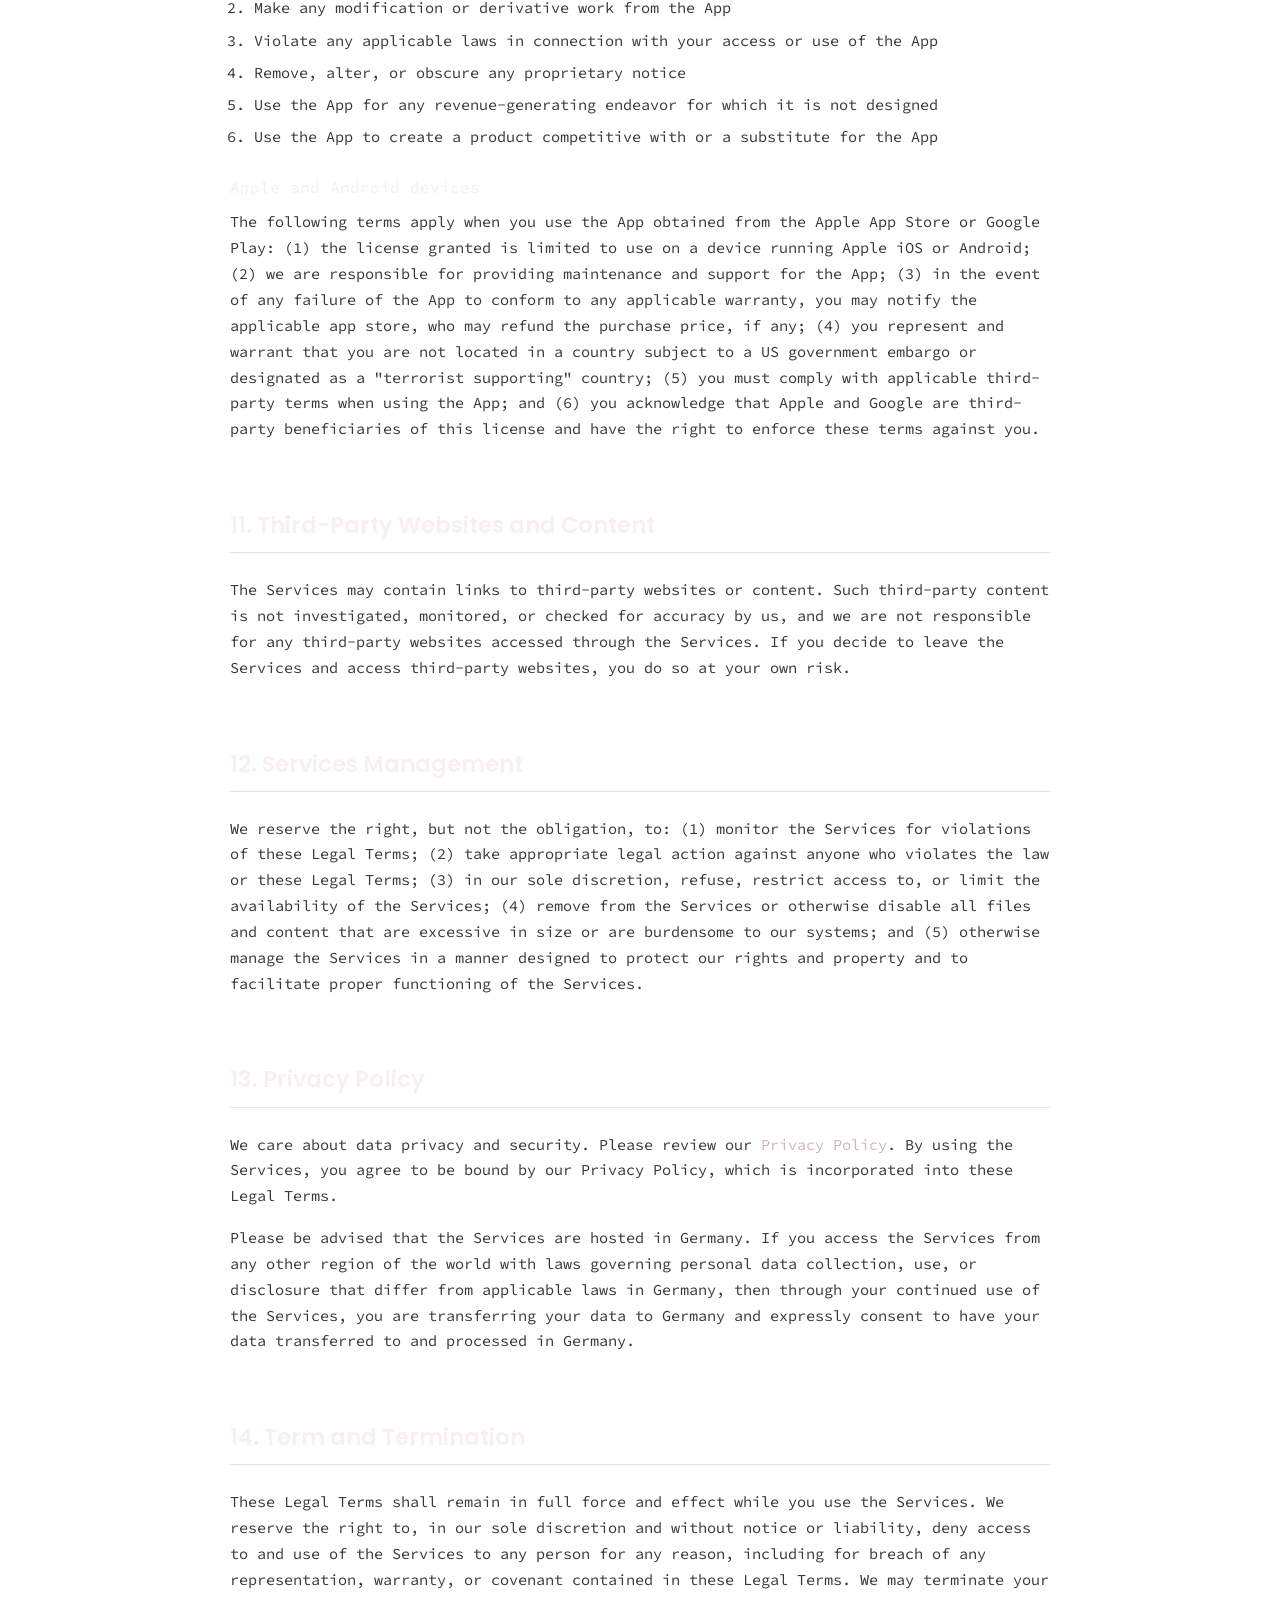
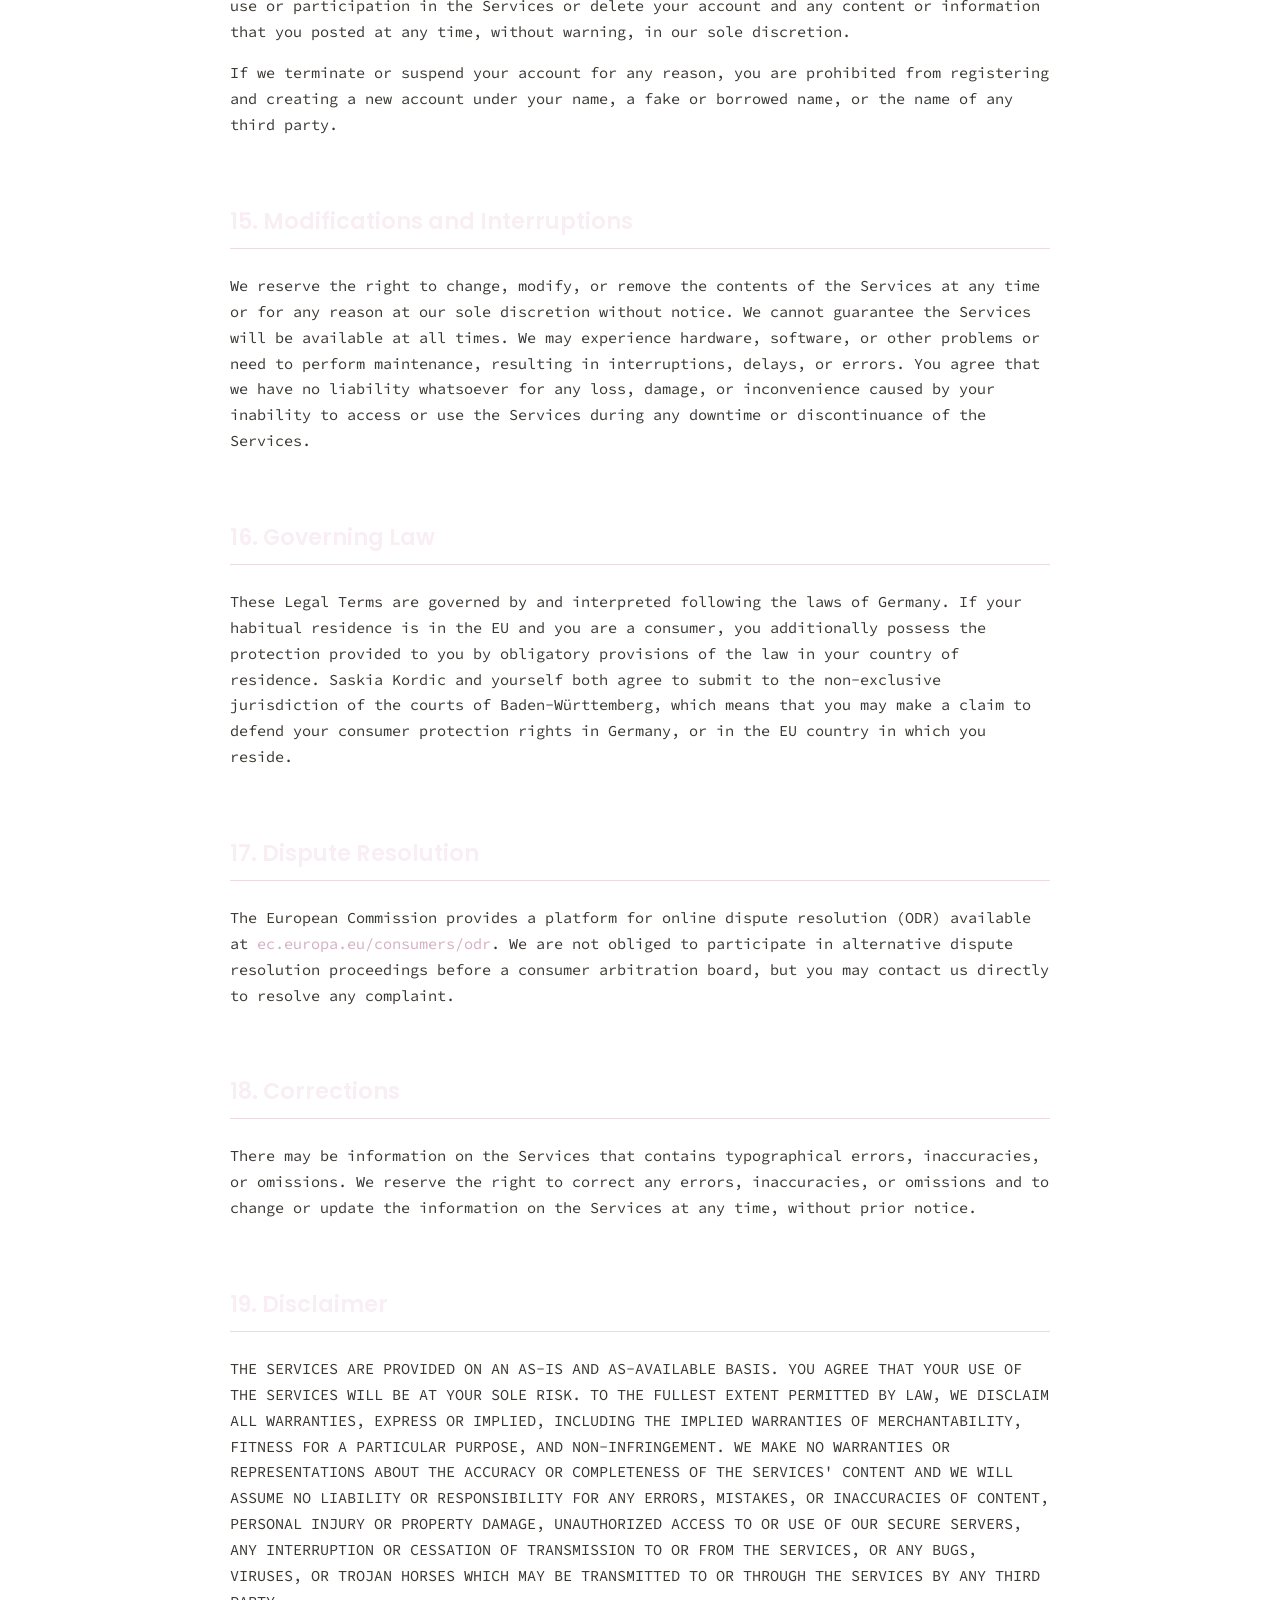
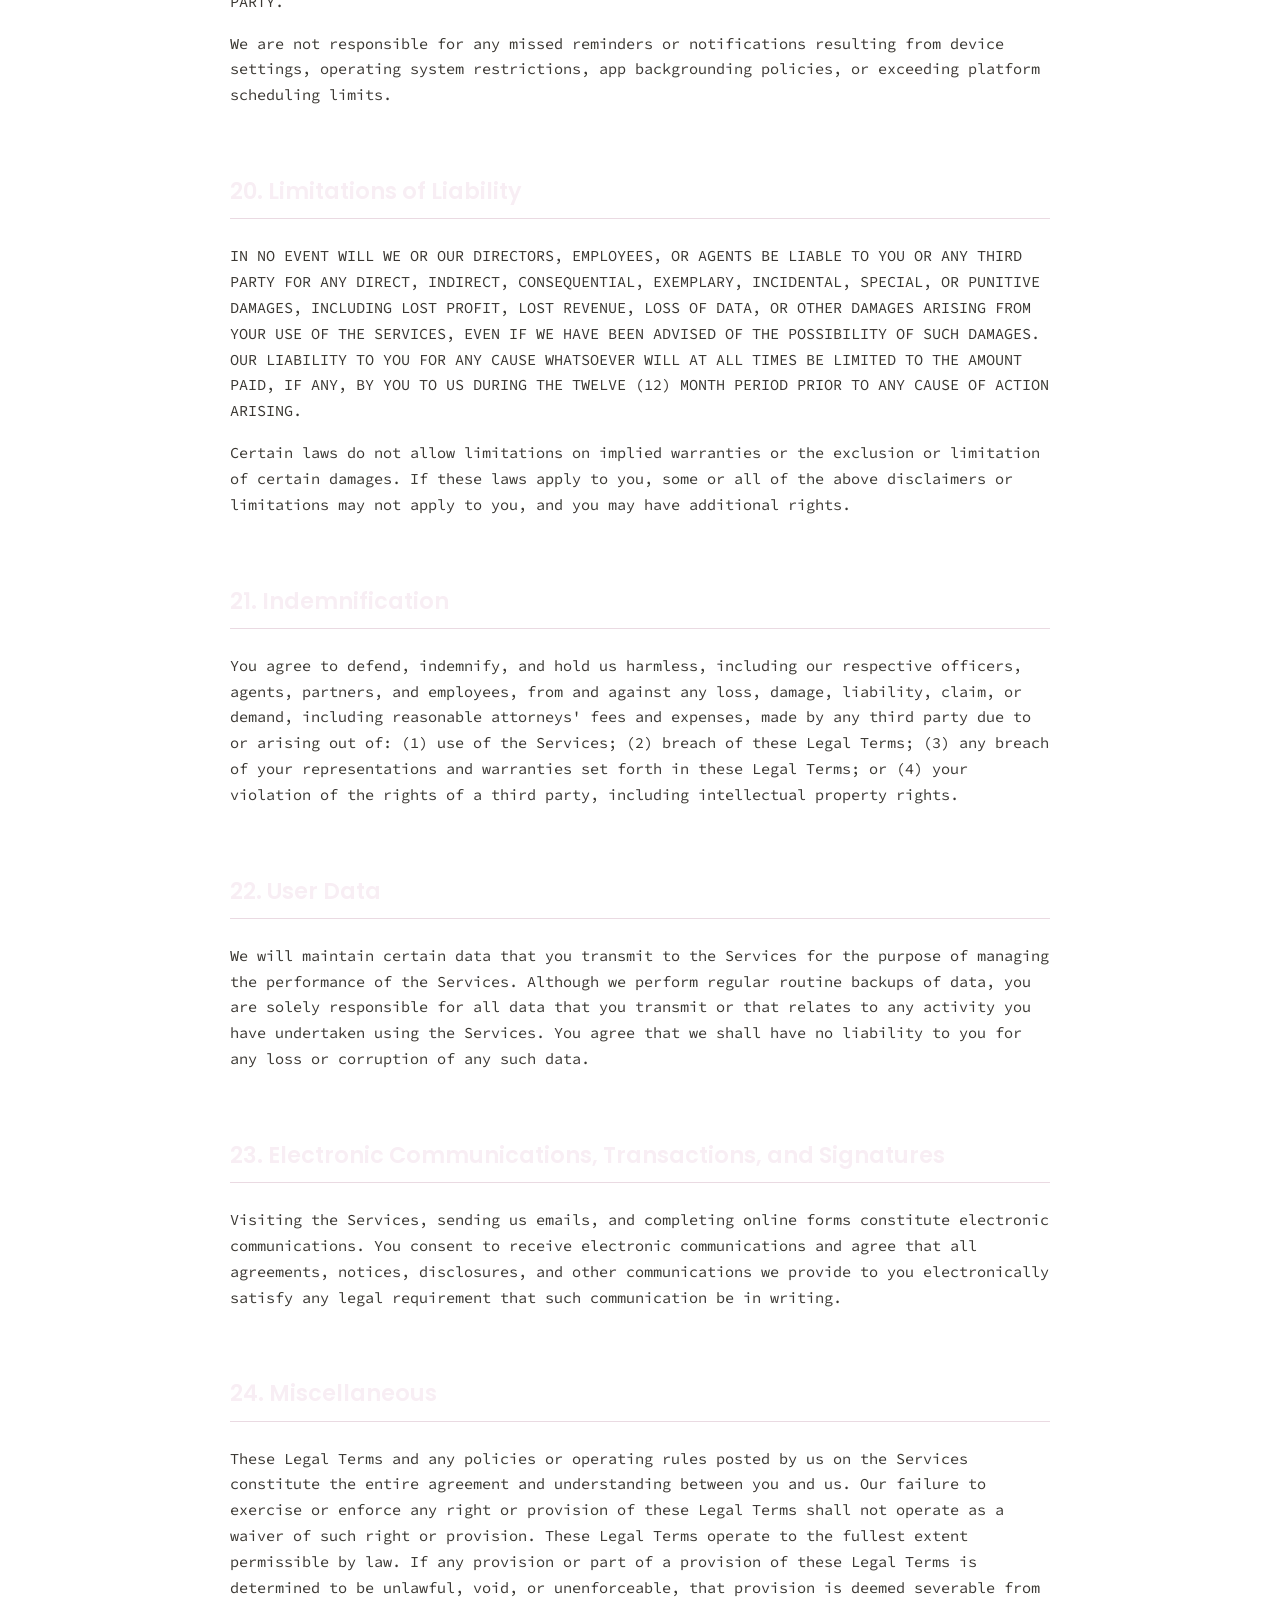
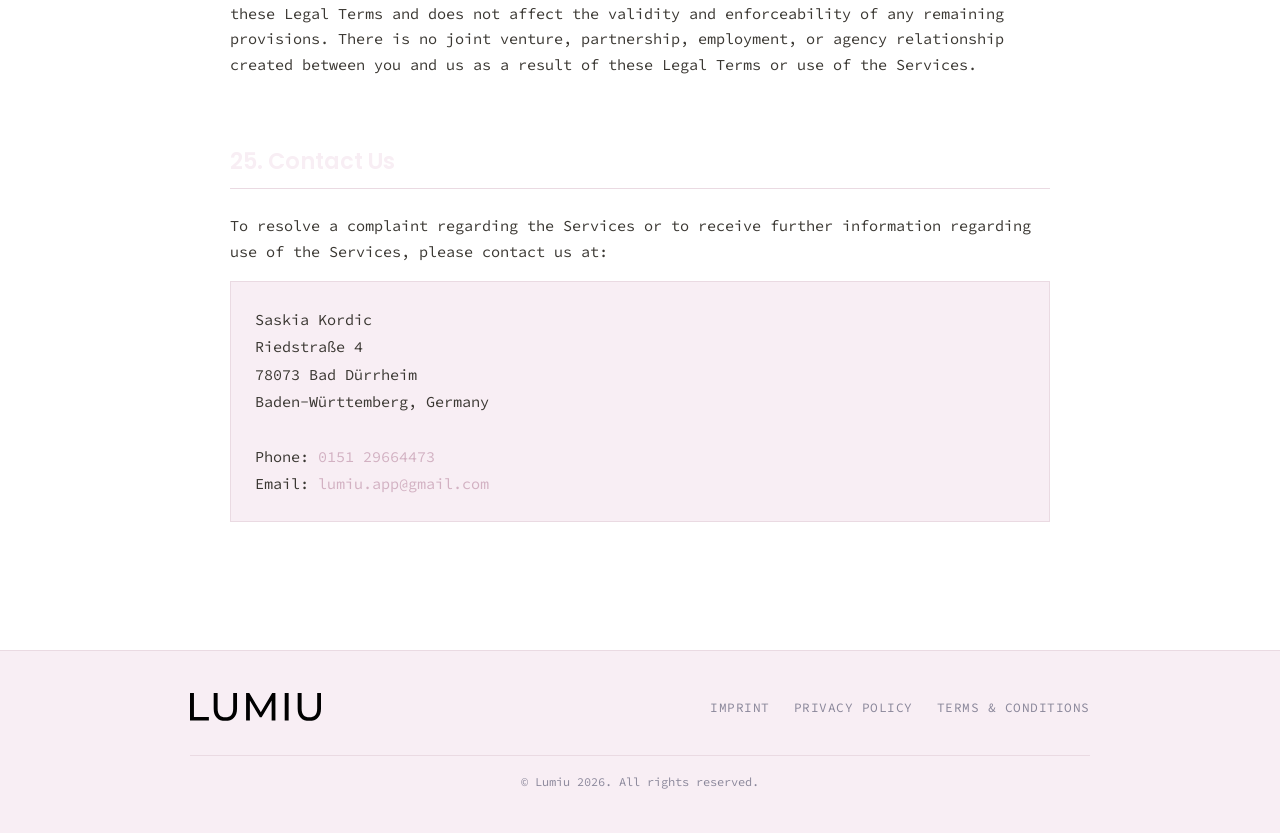
<file: terms.html>
<!DOCTYPE html>
<html lang="en">
<head>
  <meta charset="UTF-8">
  <meta name="viewport" content="width=device-width, initial-scale=1.0">
  <meta name="description" content="Lumiu — Terms and Conditions of Use.">
  <title>Terms &amp; Conditions — Lumiu</title>
  <link rel="stylesheet" href="styles.css">
</head>
<body>

  <div id="site-header"></div>

  <main>

    <div class="page-hero">
      <div class="page-hero-inner">
        <p class="page-label">Legal</p>
        <h1 class="page-title">Terms &amp; Conditions</h1>
        <p class="page-subtitle">Last updated: March 14, 2026</p>
      </div>
    </div>

    <div class="page-content">

      <section class="content-section">
        <h2>Agreement to Our Legal Terms</h2>
        <p>
          We are Saskia Kordic, doing business as Lumiu ("Company," "we," "us," "our"), registered
          in Germany at Riedstraße 4, Bad Dürrheim, Baden-Württemberg 78073.
        </p>
        <p>
          We operate the mobile application Lumiu (the "App"), as well as any other related
          products and services that refer or link to these legal terms (collectively, the
          "Services").
        </p>
        <p>
          You can contact us by phone at 0151 29664473, by email at
          <a href="mailto:lumiu.app@gmail.com">lumiu.app@gmail.com</a>, or by mail at
          Riedstraße 4, Bad Dürrheim, Baden-Württemberg 78073, Germany.
        </p>
        <p>
          These Legal Terms constitute a legally binding agreement between you and Saskia Kordic
          concerning your access to and use of the Services. By accessing the Services, you
          confirm that you have read, understood, and agreed to be bound by all of these Legal
          Terms. If you do not agree with all of these Legal Terms, you must discontinue use
          immediately.
        </p>
        <p>
          We reserve the right to make changes to these Legal Terms at any time. We will alert
          you by updating the "Last updated" date. It is your responsibility to review these
          Legal Terms periodically.
        </p>
        <p>
          The Services are intended for users who are at least 18 years old. Persons under the
          age of 18 are not permitted to use or register for the Services.
        </p>
      </section>

      <section class="content-section">
        <h2>Table of Contents</h2>
        <ol>
          <li><a href="#section-1">Our Services</a></li>
          <li><a href="#section-2">Intellectual Property Rights</a></li>
          <li><a href="#section-3">User Representations</a></li>
          <li><a href="#section-4">User Registration</a></li>
          <li><a href="#section-5">Purchases and Payment</a></li>
          <li><a href="#section-6">Subscriptions</a></li>
          <li><a href="#section-7">Prohibited Activities</a></li>
          <li><a href="#section-8">User Generated Contributions</a></li>
          <li><a href="#section-9">Contribution License</a></li>
          <li><a href="#section-10">Mobile Application License</a></li>
          <li><a href="#section-11">Third-Party Websites and Content</a></li>
          <li><a href="#section-12">Services Management</a></li>
          <li><a href="#section-13">Privacy Policy</a></li>
          <li><a href="#section-14">Term and Termination</a></li>
          <li><a href="#section-15">Modifications and Interruptions</a></li>
          <li><a href="#section-16">Governing Law</a></li>
          <li><a href="#section-17">Dispute Resolution</a></li>
          <li><a href="#section-18">Corrections</a></li>
          <li><a href="#section-19">Disclaimer</a></li>
          <li><a href="#section-20">Limitations of Liability</a></li>
          <li><a href="#section-21">Indemnification</a></li>
          <li><a href="#section-22">User Data</a></li>
          <li><a href="#section-23">Electronic Communications, Transactions, and Signatures</a></li>
          <li><a href="#section-24">Miscellaneous</a></li>
          <li><a href="#section-25">Contact Us</a></li>
        </ol>
      </section>

      <section class="content-section" id="section-1">
        <h2>1. Our Services</h2>
        <p>
          Lumiu is a reminders application that enables users to create scheduled push
          notifications with flexible repeat options. The App is available in two tiers:
        </p>
        <ul>
          <li>
            <strong>Free tier:</strong> Up to 3 reminders stored locally on your device.
            No account is required. Reminder data is never transmitted to our servers.
          </li>
          <li>
            <strong>Paid tier:</strong> Unlimited reminders with cloud sync across devices.
            Requires account creation and an active subscription. Reminder data is stored
            in Firebase Firestore.
          </li>
        </ul>
        <p>
          The information provided when using the Services is not intended for distribution
          to or use by any person or entity in any jurisdiction where such distribution or use
          would be contrary to law or regulation. Those who choose to access the Services from
          other locations do so on their own initiative and are solely responsible for
          compliance with local laws.
        </p>
      </section>

      <section class="content-section" id="section-2">
        <h2>2. Intellectual Property Rights</h2>
        <h3>Our intellectual property</h3>
        <p>
          We are the owner or licensee of all intellectual property rights in our Services,
          including all source code, databases, functionality, software, app designs, audio,
          video, text, photographs, and graphics (collectively, the "Content"), as well as the
          trademarks, service marks, and logos contained therein (the "Marks").
        </p>
        <p>
          Our Content and Marks are protected by copyright and trademark laws around the world
          and are provided through the Services "AS IS" for your personal, non-commercial
          use only.
        </p>
        <h3>Your use of our Services</h3>
        <p>
          Subject to your compliance with these Legal Terms, we grant you a non-exclusive,
          non-transferable, revocable license to access the Services solely for personal,
          non-commercial use. No part of the Services, Content, or Marks may be copied,
          reproduced, republished, uploaded, posted, publicly displayed, encoded, translated,
          transmitted, distributed, sold, or licensed for any commercial purpose without our
          express prior written permission. For permission requests, contact
          <a href="mailto:lumiu.app@gmail.com">lumiu.app@gmail.com</a>.
        </p>
        <p>
          Any breach of these Intellectual Property Rights will constitute a material breach
          of our Legal Terms and your right to use our Services will terminate immediately.
        </p>
        <h3>Your submissions</h3>
        <p>
          By sending us any question, comment, suggestion, idea, feedback, or other information
          about the Services ("Submissions"), you agree to assign to us all intellectual
          property rights in such Submission. You agree that we shall own this Submission and
          be entitled to its unrestricted use for any lawful purpose, without acknowledgment
          or compensation to you.
        </p>
      </section>

      <section class="content-section" id="section-3">
        <h2>3. User Representations</h2>
        <p>By using the Services, you represent and warrant that:</p>
        <ol>
          <li>All registration information you submit will be true, accurate, current, and complete</li>
          <li>You will maintain the accuracy of such information</li>
          <li>You have the legal capacity and agree to comply with these Legal Terms</li>
          <li>You are not a minor in the jurisdiction in which you reside</li>
          <li>You will not access the Services through automated or non-human means</li>
          <li>You will not use the Services for any illegal or unauthorized purpose</li>
          <li>Your use of the Services will not violate any applicable law or regulation</li>
        </ol>
        <p>
          If you provide any information that is untrue, inaccurate, not current, or incomplete,
          we have the right to suspend or terminate your account and refuse any and all current
          or future use of the Services.
        </p>
      </section>

      <section class="content-section" id="section-4">
        <h2>4. User Registration</h2>
        <p>
          Registration is required for the paid tier only. Free tier users may use the App
          without creating an account. If you register, you agree to keep your password
          confidential and will be responsible for all use of your account and password. We
          reserve the right to remove, reclaim, or change a username you select if we determine,
          in our sole discretion, that such username is inappropriate, obscene, or otherwise
          objectionable.
        </p>
      </section>

      <section class="content-section" id="section-5">
        <h2>5. Purchases and Payment</h2>
        <p>
          You agree to provide current, complete, and accurate purchase and account information
          for all purchases made via the Services. You further agree to promptly update account
          and payment information so that we can complete your transactions and contact you
          as needed.
        </p>
        <p>
          You agree to pay all charges at the prices then in effect for your purchases. We
          reserve the right to correct any errors or mistakes in pricing, even if we have
          already requested or received payment. We reserve the right to refuse any order
          placed through the Services.
        </p>
      </section>

      <section class="content-section" id="section-6">
        <h2>6. Subscriptions</h2>
        <h3>Billing and renewal</h3>
        <p>
          Your subscription will continue and automatically renew unless cancelled. You consent
          to our charging your payment method on a recurring basis without requiring your prior
          approval for each recurring charge. The length of your billing cycle will depend on
          the type of subscription plan you choose.
        </p>
        <h3>Cancellation</h3>
        <p>
          All purchases are non-refundable. Subscriptions are managed through your app store
          account. You can cancel your subscription at any time:
        </p>
        <ul>
          <li>
            <strong>iOS:</strong> Open the Settings app → tap your Apple ID → Subscriptions →
            choose Lumiu → Cancel Subscription.
          </li>
          <li>
            <strong>Android:</strong> Open the Google Play Store → tap your profile icon →
            Payments &amp; subscriptions → Subscriptions → choose Lumiu → Cancel Subscription.
          </li>
        </ul>
        <p>
          Cancellation will take effect at the end of the current billing period. If you have
          any questions or are unsatisfied with our Services, please email us at
          <a href="mailto:lumiu.app@gmail.com">lumiu.app@gmail.com</a>.
        </p>
        <h3>Fee changes</h3>
        <p>
          We may, from time to time, make changes to the subscription fee and will communicate
          any price changes to you in accordance with applicable law.
        </p>
      </section>

      <section class="content-section" id="section-7">
        <h2>7. Prohibited Activities</h2>
        <p>
          You may not access or use the Services for any purpose other than that for which we
          make the Services available. As a user of the Services, you agree not to:
        </p>
        <ul>
          <li>Systematically retrieve data or other content from the Services without written permission from us</li>
          <li>Trick, defraud, or mislead us and other users, especially to learn sensitive account information</li>
          <li>Circumvent, disable, or otherwise interfere with security-related features of the Services</li>
          <li>Disparage, tarnish, or otherwise harm us and/or the Services</li>
          <li>Use any information obtained from the Services to harass, abuse, or harm another person</li>
          <li>Make improper use of our support services or submit false reports of abuse or misconduct</li>
          <li>Use the Services in a manner inconsistent with any applicable laws or regulations</li>
          <li>Upload or transmit viruses or other malicious code that interferes with the Services</li>
          <li>Engage in any automated use of the system, including scripts, data mining, or robots</li>
          <li>Attempt to impersonate another user or person</li>
          <li>Interfere with, disrupt, or create an undue burden on the Services</li>
          <li>Attempt to bypass any measures designed to prevent or restrict access to the Services</li>
          <li>Decipher, decompile, disassemble, or reverse engineer any of the software comprising the Services</li>
          <li>Use the Services as part of any effort to compete with us or for any revenue-generating endeavor</li>
          <li>Sell or otherwise transfer your account</li>
        </ul>
      </section>

      <section class="content-section" id="section-8">
        <h2>8. User Generated Contributions</h2>
        <p>
          The Services do not currently offer users the ability to submit or post public content.
          All reminder data you create is private to your account. We may provide opportunities
          to submit content or feedback in the future, at which point these terms will be
          updated accordingly.
        </p>
      </section>

      <section class="content-section" id="section-9">
        <h2>9. Contribution License</h2>
        <p>
          You and the Services agree that we may access, store, process, and use any information
          and personal data that you provide, following the terms of the Privacy Policy and your
          choices. By submitting suggestions or other feedback regarding the Services, you agree
          that we can use and share such feedback for any purpose without compensation to you.
        </p>
        <p>
          We do not assert any ownership over your reminder content. You retain full ownership
          of all content you create within the App. We are not liable for any statements or
          representations in your content submitted via feedback channels.
        </p>
      </section>

      <section class="content-section" id="section-10">
        <h2>10. Mobile Application License</h2>
        <h3>Use license</h3>
        <p>
          We grant you a revocable, non-exclusive, non-transferable, limited right to install
          and use the App on wireless electronic devices owned or controlled by you, strictly
          in accordance with the terms of this mobile application license. You shall not:
        </p>
        <ol>
          <li>Decompile, reverse engineer, disassemble, or decrypt the App</li>
          <li>Make any modification or derivative work from the App</li>
          <li>Violate any applicable laws in connection with your access or use of the App</li>
          <li>Remove, alter, or obscure any proprietary notice</li>
          <li>Use the App for any revenue-generating endeavor for which it is not designed</li>
          <li>Use the App to create a product competitive with or a substitute for the App</li>
        </ol>
        <h3>Apple and Android devices</h3>
        <p>
          The following terms apply when you use the App obtained from the Apple App Store or
          Google Play: (1) the license granted is limited to use on a device running Apple iOS
          or Android; (2) we are responsible for providing maintenance and support for the App;
          (3) in the event of any failure of the App to conform to any applicable warranty, you
          may notify the applicable app store, who may refund the purchase price, if any;
          (4) you represent and warrant that you are not located in a country subject to a US
          government embargo or designated as a "terrorist supporting" country; (5) you must
          comply with applicable third-party terms when using the App; and (6) you acknowledge
          that Apple and Google are third-party beneficiaries of this license and have the right
          to enforce these terms against you.
        </p>
      </section>

      <section class="content-section" id="section-11">
        <h2>11. Third-Party Websites and Content</h2>
        <p>
          The Services may contain links to third-party websites or content. Such third-party
          content is not investigated, monitored, or checked for accuracy by us, and we are
          not responsible for any third-party websites accessed through the Services. If you
          decide to leave the Services and access third-party websites, you do so at your
          own risk.
        </p>
      </section>

      <section class="content-section" id="section-12">
        <h2>12. Services Management</h2>
        <p>
          We reserve the right, but not the obligation, to: (1) monitor the Services for
          violations of these Legal Terms; (2) take appropriate legal action against anyone
          who violates the law or these Legal Terms; (3) in our sole discretion, refuse,
          restrict access to, or limit the availability of the Services; (4) remove from the
          Services or otherwise disable all files and content that are excessive in size or
          are burdensome to our systems; and (5) otherwise manage the Services in a manner
          designed to protect our rights and property and to facilitate proper functioning
          of the Services.
        </p>
      </section>

      <section class="content-section" id="section-13">
        <h2>13. Privacy Policy</h2>
        <p>
          We care about data privacy and security. Please review our
          <a href="privacy.html">Privacy Policy</a>. By using the Services, you agree to be
          bound by our Privacy Policy, which is incorporated into these Legal Terms.
        </p>
        <p>
          Please be advised that the Services are hosted in Germany. If you access the Services
          from any other region of the world with laws governing personal data collection, use,
          or disclosure that differ from applicable laws in Germany, then through your continued
          use of the Services, you are transferring your data to Germany and expressly consent
          to have your data transferred to and processed in Germany.
        </p>
      </section>

      <section class="content-section" id="section-14">
        <h2>14. Term and Termination</h2>
        <p>
          These Legal Terms shall remain in full force and effect while you use the Services.
          We reserve the right to, in our sole discretion and without notice or liability, deny
          access to and use of the Services to any person for any reason, including for breach
          of any representation, warranty, or covenant contained in these Legal Terms. We may
          terminate your use or participation in the Services or delete your account and any
          content or information that you posted at any time, without warning, in our sole
          discretion.
        </p>
        <p>
          If we terminate or suspend your account for any reason, you are prohibited from
          registering and creating a new account under your name, a fake or borrowed name,
          or the name of any third party.
        </p>
      </section>

      <section class="content-section" id="section-15">
        <h2>15. Modifications and Interruptions</h2>
        <p>
          We reserve the right to change, modify, or remove the contents of the Services at
          any time or for any reason at our sole discretion without notice. We cannot guarantee
          the Services will be available at all times. We may experience hardware, software, or
          other problems or need to perform maintenance, resulting in interruptions, delays, or
          errors. You agree that we have no liability whatsoever for any loss, damage, or
          inconvenience caused by your inability to access or use the Services during any
          downtime or discontinuance of the Services.
        </p>
      </section>

      <section class="content-section" id="section-16">
        <h2>16. Governing Law</h2>
        <p>
          These Legal Terms are governed by and interpreted following the laws of Germany.
          If your habitual residence is in the EU and you are a consumer, you additionally
          possess the protection provided to you by obligatory provisions of the law in your
          country of residence. Saskia Kordic and yourself both agree to submit to the
          non-exclusive jurisdiction of the courts of Baden-Württemberg, which means that you
          may make a claim to defend your consumer protection rights in Germany, or in the EU
          country in which you reside.
        </p>
      </section>

      <section class="content-section" id="section-17">
        <h2>17. Dispute Resolution</h2>
        <p>
          The European Commission provides a platform for online dispute resolution (ODR)
          available at
          <a href="https://ec.europa.eu/consumers/odr" target="_blank" rel="noopener">ec.europa.eu/consumers/odr</a>.
          We are not obliged to participate in alternative dispute resolution proceedings before
          a consumer arbitration board, but you may contact us directly to resolve any complaint.
        </p>
      </section>

      <section class="content-section" id="section-18">
        <h2>18. Corrections</h2>
        <p>
          There may be information on the Services that contains typographical errors,
          inaccuracies, or omissions. We reserve the right to correct any errors, inaccuracies,
          or omissions and to change or update the information on the Services at any time,
          without prior notice.
        </p>
      </section>

      <section class="content-section" id="section-19">
        <h2>19. Disclaimer</h2>
        <p>
          THE SERVICES ARE PROVIDED ON AN AS-IS AND AS-AVAILABLE BASIS. YOU AGREE THAT YOUR
          USE OF THE SERVICES WILL BE AT YOUR SOLE RISK. TO THE FULLEST EXTENT PERMITTED BY
          LAW, WE DISCLAIM ALL WARRANTIES, EXPRESS OR IMPLIED, INCLUDING THE IMPLIED WARRANTIES
          OF MERCHANTABILITY, FITNESS FOR A PARTICULAR PURPOSE, AND NON-INFRINGEMENT. WE MAKE
          NO WARRANTIES OR REPRESENTATIONS ABOUT THE ACCURACY OR COMPLETENESS OF THE SERVICES'
          CONTENT AND WE WILL ASSUME NO LIABILITY OR RESPONSIBILITY FOR ANY ERRORS, MISTAKES,
          OR INACCURACIES OF CONTENT, PERSONAL INJURY OR PROPERTY DAMAGE, UNAUTHORIZED ACCESS
          TO OR USE OF OUR SECURE SERVERS, ANY INTERRUPTION OR CESSATION OF TRANSMISSION TO
          OR FROM THE SERVICES, OR ANY BUGS, VIRUSES, OR TROJAN HORSES WHICH MAY BE TRANSMITTED
          TO OR THROUGH THE SERVICES BY ANY THIRD PARTY.
        </p>
        <p>
          We are not responsible for any missed reminders or notifications resulting from device
          settings, operating system restrictions, app backgrounding policies, or exceeding
          platform scheduling limits.
        </p>
      </section>

      <section class="content-section" id="section-20">
        <h2>20. Limitations of Liability</h2>
        <p>
          IN NO EVENT WILL WE OR OUR DIRECTORS, EMPLOYEES, OR AGENTS BE LIABLE TO YOU OR ANY
          THIRD PARTY FOR ANY DIRECT, INDIRECT, CONSEQUENTIAL, EXEMPLARY, INCIDENTAL, SPECIAL,
          OR PUNITIVE DAMAGES, INCLUDING LOST PROFIT, LOST REVENUE, LOSS OF DATA, OR OTHER
          DAMAGES ARISING FROM YOUR USE OF THE SERVICES, EVEN IF WE HAVE BEEN ADVISED OF THE
          POSSIBILITY OF SUCH DAMAGES. OUR LIABILITY TO YOU FOR ANY CAUSE WHATSOEVER WILL AT
          ALL TIMES BE LIMITED TO THE AMOUNT PAID, IF ANY, BY YOU TO US DURING THE TWELVE (12)
          MONTH PERIOD PRIOR TO ANY CAUSE OF ACTION ARISING.
        </p>
        <p>
          Certain laws do not allow limitations on implied warranties or the exclusion or
          limitation of certain damages. If these laws apply to you, some or all of the above
          disclaimers or limitations may not apply to you, and you may have additional rights.
        </p>
      </section>

      <section class="content-section" id="section-21">
        <h2>21. Indemnification</h2>
        <p>
          You agree to defend, indemnify, and hold us harmless, including our respective
          officers, agents, partners, and employees, from and against any loss, damage,
          liability, claim, or demand, including reasonable attorneys' fees and expenses, made
          by any third party due to or arising out of: (1) use of the Services; (2) breach of
          these Legal Terms; (3) any breach of your representations and warranties set forth
          in these Legal Terms; or (4) your violation of the rights of a third party, including
          intellectual property rights.
        </p>
      </section>

      <section class="content-section" id="section-22">
        <h2>22. User Data</h2>
        <p>
          We will maintain certain data that you transmit to the Services for the purpose of
          managing the performance of the Services. Although we perform regular routine backups
          of data, you are solely responsible for all data that you transmit or that relates to
          any activity you have undertaken using the Services. You agree that we shall have no
          liability to you for any loss or corruption of any such data.
        </p>
      </section>

      <section class="content-section" id="section-23">
        <h2>23. Electronic Communications, Transactions, and Signatures</h2>
        <p>
          Visiting the Services, sending us emails, and completing online forms constitute
          electronic communications. You consent to receive electronic communications and agree
          that all agreements, notices, disclosures, and other communications we provide to you
          electronically satisfy any legal requirement that such communication be in writing.
        </p>
      </section>

      <section class="content-section" id="section-24">
        <h2>24. Miscellaneous</h2>
        <p>
          These Legal Terms and any policies or operating rules posted by us on the Services
          constitute the entire agreement and understanding between you and us. Our failure to
          exercise or enforce any right or provision of these Legal Terms shall not operate as
          a waiver of such right or provision. These Legal Terms operate to the fullest extent
          permissible by law. If any provision or part of a provision of these Legal Terms is
          determined to be unlawful, void, or unenforceable, that provision is deemed severable
          from these Legal Terms and does not affect the validity and enforceability of any
          remaining provisions. There is no joint venture, partnership, employment, or agency
          relationship created between you and us as a result of these Legal Terms or use of
          the Services.
        </p>
      </section>

      <section class="content-section" id="section-25">
        <h2>25. Contact Us</h2>
        <p>
          To resolve a complaint regarding the Services or to receive further information
          regarding use of the Services, please contact us at:
        </p>
        <div class="contact-block">
          Saskia Kordic<br>
          Riedstraße 4<br>
          78073 Bad Dürrheim<br>
          Baden-Württemberg, Germany<br><br>
          Phone: <a href="tel:+4915129664473">0151 29664473</a><br>
          Email: <a href="mailto:lumiu.app@gmail.com">lumiu.app@gmail.com</a>
        </div>
      </section>

    </div>
  </main>

  <div id="site-footer"></div>

  <script>
    fetch('header.html')
      .then(r => r.text())
      .then(html => document.getElementById('site-header').innerHTML = html);

    fetch('footer.html')
      .then(r => r.text())
      .then(html => document.getElementById('site-footer').innerHTML = html);
  </script>

</body>
</html>
</file>
<file: styles.css>
@import url('https://fonts.googleapis.com/css2?family=Poppins:wght@400;500;600&display=swap');
@import url('https://fonts.googleapis.com/css2?family=Source+Code+Pro:ital,wght@0,200..900;1,200..900&display=swap');


/* ─── Reset & Base ─── */
*, *::before, *::after {
  box-sizing: border-box;
  margin: 0;
  padding: 0;
}

:root {
  --ink: #F8EEF4;
  --paper: #FFFFFF;
  --cream: #F8EEF4;
  --accent: #D2B1C2;
  --accent-dark: #3a1f35;
  --accent-light: #EADAE2;
  --muted: #8A879A;
  --border: #EADAE2;
  --divider: #F0EEF8;
  --shadow: rgba(60, 40, 100, 0.18);
  --text: #3a3732;

  --font-display: 'Poppins', system-ui, sans-serif;
  --font-body: 'Source Code Pro', system-ui, monospace;

  --space-xs: 0.5rem;
  --space-sm: 1rem;
  --space-md: 1.5rem;
  --space-lg: 2.5rem;
  --space-xl: 4rem;
  --space-2xl: 7rem;

  --radius: 2px;
  --max-width: 900px;
}

html {
  scroll-behavior: smooth;
}

body {
  font-family: var(--font-body);
  background-color: var(--paper);
  color: var(--ink);
  font-size: 1rem;
  line-height: 1.7;
  font-weight: 400;
  min-height: 100vh;
  display: flex;
  flex-direction: column;
}

main {
  flex: 1;
}

a {
  color: var(--accent);
  text-decoration: none;
  transition: color 0.2s ease;
}

a:hover {
  color: var(--ink);
}

/* ─── Header ─── */
.site-header {
  position: sticky;
  top: 0;
  z-index: 100;
  background-color: var(--paper);
  border-bottom: 1px solid var(--border);
  padding: 0 var(--space-lg);
}

.header-inner {
  max-width: var(--max-width);
  margin: 0 auto;
  height: 64px;
  display: flex;
  align-items: center;
  justify-content: space-between;
}

.logo-link {
  display: flex;
  align-items: center;
  gap: 0.6rem;
  text-decoration: none;
  color: var(--ink);
}

.logo-img {
  height: 32px;
  width: auto;
  display: block;
}

.logo-wordmark {
  font-family: var(--font-display);
  font-size: 1.4rem;
  font-weight: 600;
  letter-spacing: -0.01em;
  color: var(--ink);
  line-height: 1;
}

.logo-wordmark span {
  color: var(--accent);
}

.header-nav {
  display: flex;
  align-items: center;
  gap: var(--space-md);
}

.header-nav a {
  font-size: 0.85rem;
  font-weight: 400;
  color: var(--muted);
  letter-spacing: 0.03em;
  text-transform: uppercase;
  transition: color 0.2s ease;
}

.header-nav a:hover {
  color: var(--ink);
}

/* ─── Footer ─── */
.site-footer {
  background-color: var(--cream);
  border-top: 1px solid var(--border);
  padding: var(--space-lg) var(--space-lg);
}

.footer-inner {
  max-width: var(--max-width);
  margin: 0 auto;
  display: flex;
  align-items: center;
  justify-content: space-between;
  flex-wrap: wrap;
  gap: var(--space-sm);
}

.footer-logo {
  font-family: var(--font-display);
  font-size: 1.1rem;
  font-weight: 600;
  color: var(--muted);
}

.footer-logo span {
  color: var(--accent);
}

.footer-nav {
  display: flex;
  align-items: center;
  gap: var(--space-md);
  flex-wrap: wrap;
}

.footer-nav a {
  font-size: 0.8rem;
  font-weight: 400;
  color: var(--muted);
  letter-spacing: 0.04em;
  text-transform: uppercase;
  transition: color 0.2s ease;
}

.footer-nav a:hover {
  color: var(--ink);
}

.footer-copy {
  width: 100%;
  font-size: 0.75rem;
  color: var(--muted);
  margin-top: var(--space-sm);
  padding-top: var(--space-sm);
  border-top: 1px solid var(--border);
  text-align: center;
}

/* ─── Legal Pages ─── */
.page-hero {
  padding: var(--space-xl) var(--space-lg) var(--space-lg);
  border-bottom: 1px solid var(--border);
}

.page-hero-inner {
  max-width: var(--max-width);
  margin: 0 auto;
}

.page-label {
  font-size: 0.75rem;
  font-weight: 500;
  letter-spacing: 0.12em;
  text-transform: uppercase;
  color: var(--accent);
  margin-bottom: var(--space-sm);
}

.page-title {
  font-family: var(--font-display);
  font-size: clamp(2rem, 5vw, 3.2rem);
  font-weight: 600;
  line-height: 1.15;
  color: var(--ink);
  letter-spacing: -0.01em;
}

.page-subtitle {
  margin-top: var(--space-sm);
  font-size: 0.9rem;
  color: var(--muted);
}

.page-content {
  padding: var(--space-xl) var(--space-lg);
  max-width: var(--max-width);
  margin: 0 auto;
}

.content-section {
  margin-bottom: var(--space-xl);
}

.content-section h2 {
  font-family: var(--font-display);
  font-size: 1.4rem;
  font-weight: 600;
  color: var(--ink);
  margin-bottom: var(--space-md);
  padding-bottom: var(--space-xs);
  border-bottom: 1px solid var(--border);
}

.content-section h3 {
  font-size: 1rem;
  font-weight: 500;
  color: var(--ink);
  margin-top: var(--space-md);
  margin-bottom: var(--space-xs);
}

.content-section p {
  margin-bottom: var(--space-sm);
  color: #3a3732;
  font-size: 0.95rem;
}

.content-section ul,
.content-section ol {
  padding-left: var(--space-md);
  margin-bottom: var(--space-sm);
}

.content-section li {
  margin-bottom: 0.4rem;
  font-size: 0.95rem;
  color: #3a3732;
}

.contact-block {
  background: var(--cream);
  border: 1px solid var(--border);
  padding: var(--space-md);
  margin-top: var(--space-sm);
  font-size: 0.95rem;
  line-height: 1.8;
  color: var(--text);
}

.contact-block strong {
  display: block;
  font-weight: 500;
  margin-bottom: 0.25rem;
  color: var(--ink);
}

/* ─── Coming Soon Page ─── */
.coming-soon {
  min-height: calc(100vh - 64px - 100px);
  display: flex;
  align-items: center;
  justify-content: center;
  padding: var(--space-lg);
  position: relative;
  overflow: hidden;
}

.coming-soon::before {
  content: '';
  position: absolute;
  inset: 0;
  background:
    radial-gradient(ellipse 70% 60% at 20% 50%, rgba(204, 165, 196, 0.12) 0%, transparent 70%),
    radial-gradient(ellipse 50% 80% at 80% 30%, rgba(204, 165, 196, 0.08) 0%, transparent 60%);
  pointer-events: none;
}

.coming-soon-inner {
  max-width: 620px;
  text-align: center;
  position: relative;
}

.coming-soon-eyebrow {
  display: inline-block;
  font-size: 0.7rem;
  font-weight: 500;
  letter-spacing: 0.18em;
  text-transform: uppercase;
  color: var(--accent);
  border: 1px solid var(--accent-light);
  padding: 0.3rem 0.9rem;
  border-radius: 100px;
  margin-bottom: var(--space-lg);
}

.coming-soon-title {
  font-family: var(--font-display);
  font-size: clamp(3rem, 8vw, 5.5rem);
  font-weight: 600;
  line-height: 1.05;
  letter-spacing: -0.02em;
  color: var(--ink);
  margin-bottom: var(--space-md);
}

.coming-soon-title em {
  font-style: normal;
  color: var(--accent);
  font-weight: 600;
}

.coming-soon-desc {
  font-size: 1.05rem;
  color: var(--muted);
  max-width: 420px;
  margin: 0 auto var(--space-lg);
  font-weight: 400;
}

.notify-form {
  display: flex;
  gap: var(--space-xs);
  max-width: 380px;
  margin: 0 auto;
}

.notify-input {
  flex: 1;
  padding: 0.7rem 1rem;
  border: 1px solid var(--border);
  background: white;
  font-family: var(--font-body);
  font-size: 0.9rem;
  color: var(--ink);
  outline: none;
  transition: border-color 0.2s ease;
  border-radius: var(--radius);
}

.notify-input:focus {
  border-color: var(--accent);
}

.notify-input::placeholder {
  color: var(--muted);
}

.notify-btn {
  padding: 0.7rem 1.4rem;
  background: var(--accent);
  color: white;
  border: none;
  font-family: var(--font-body);
  font-size: 0.85rem;
  font-weight: 500;
  cursor: pointer;
  letter-spacing: 0.04em;
  transition: background 0.2s ease;
  border-radius: var(--radius);
  white-space: nowrap;
}

.notify-btn:hover {
  background: var(--accent-dark);
}

.coming-soon-features {
  display: flex;
  align-items: center;
  justify-content: center;
  gap: var(--space-lg);
  margin-top: var(--space-xl);
  flex-wrap: wrap;
}

.feature-pill {
  display: flex;
  align-items: center;
  gap: 0.5rem;
  font-size: 0.8rem;
  color: var(--muted);
  font-weight: 400;
}

.feature-pill::before {
  content: '';
  width: 6px;
  height: 6px;
  background: var(--accent-light);
  border-radius: 50%;
  flex-shrink: 0;
}

/* ─── Animations ─── */
@keyframes fadeUp {
  from { opacity: 0; transform: translateY(24px); }
  to   { opacity: 1; transform: translateY(0); }
}

.coming-soon-eyebrow { animation: fadeUp 0.6s ease both; }
.coming-soon-title   { animation: fadeUp 0.6s 0.1s ease both; }
.coming-soon-desc    { animation: fadeUp 0.6s 0.2s ease both; }
.notify-form         { animation: fadeUp 0.6s 0.3s ease both; }
.coming-soon-features{ animation: fadeUp 0.6s 0.45s ease both; }

/* ─── Responsive ─── */
@media (max-width: 600px) {
  .site-header { padding: 0 var(--space-sm); }
  .header-nav { gap: var(--space-sm); }
  .site-footer { padding: var(--space-md) var(--space-sm); }
  .footer-inner { flex-direction: column; align-items: flex-start; }
  .page-hero { padding: var(--space-lg) var(--space-sm) var(--space-md); }
  .page-content { padding: var(--space-lg) var(--space-sm); }
  .coming-soon { padding: var(--space-md); }
  .notify-form { flex-direction: column; }
  .notify-btn { width: 100%; }
}
</file>
